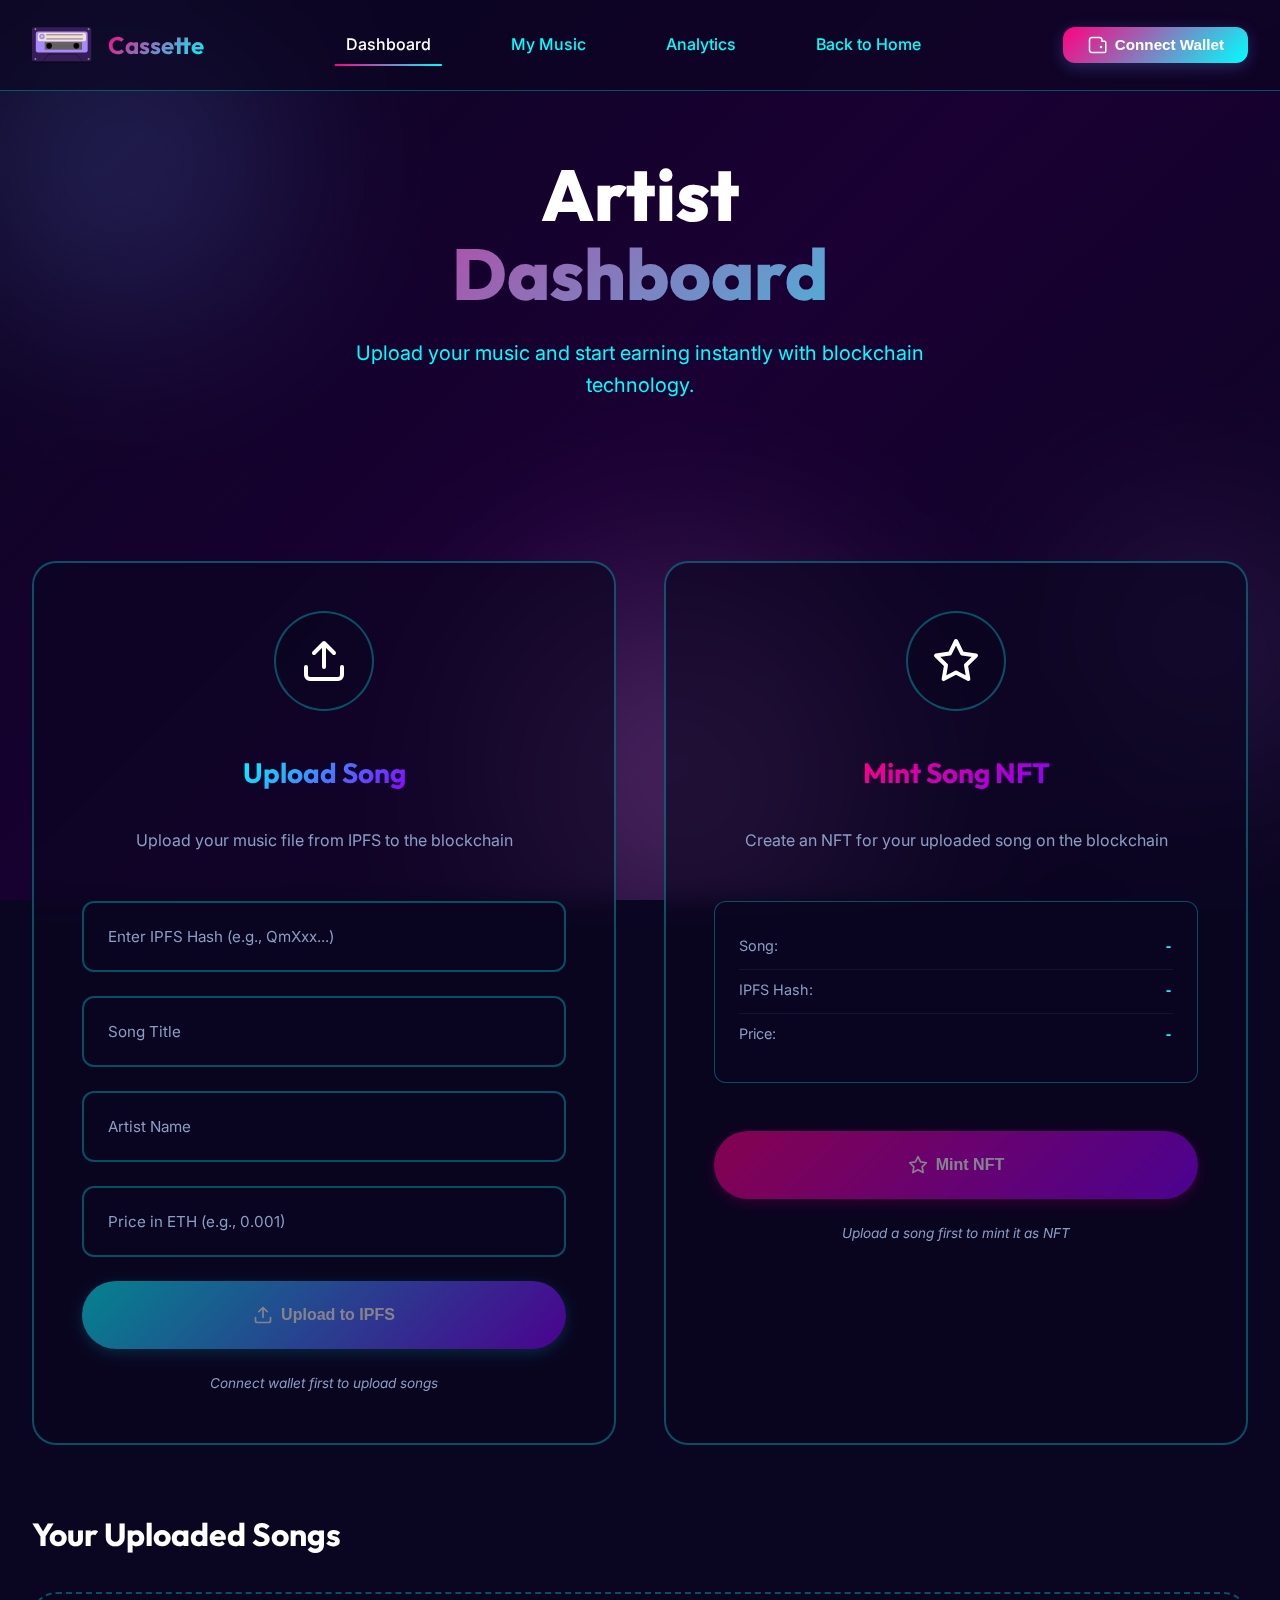
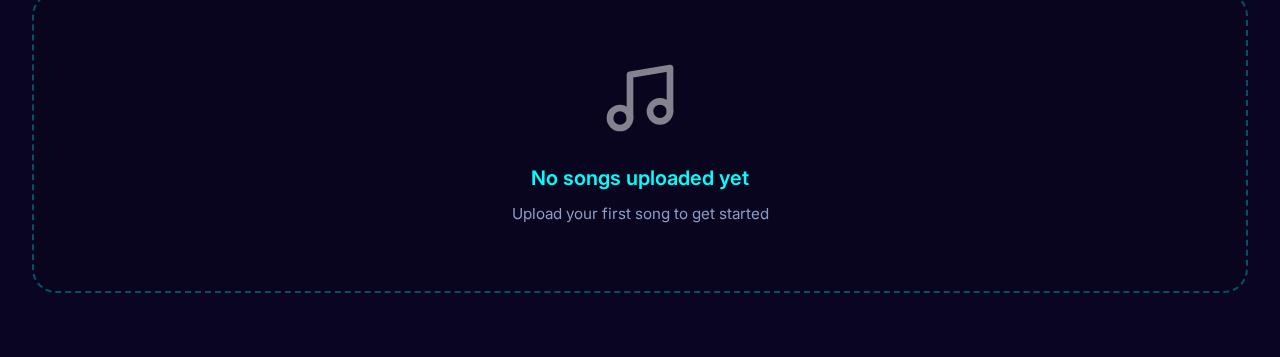
<file: artist.html>
<!DOCTYPE html>
<html lang="en">

<head>
    <meta charset="UTF-8">
    <meta name="viewport" content="width=device-width, initial-scale=1.0">
    <title>Cassette - Artist Dashboard</title>
    <meta name="description" content="Upload your music and get paid instantly for every stream.">
    <link rel="preconnect" href="https://fonts.googleapis.com">
    <link rel="preconnect" href="https://fonts.gstatic.com" crossorigin>
    <link
        href="https://fonts.googleapis.com/css2?family=Inter:wght@300;400;500;600;700;800&family=Outfit:wght@400;500;600;700;800&display=swap"
        rel="stylesheet">
    <link rel="stylesheet" href="styles.css">
    <link rel="stylesheet" href="artist-styles.css">
</head>

<body>
    <!-- Animated Background -->
    <div class="background-animation">
        <div class="gradient-orb orb-1"></div>
        <div class="gradient-orb orb-2"></div>
        <div class="gradient-orb orb-3"></div>
    </div>

    <!-- Navigation Header -->
    <header class="header">
        <div class="container">
            <div class="nav-wrapper">
                <div class="logo" onclick="window.location.href='landing.html'" style="cursor: pointer;">
                    <svg width="60" height="36" viewBox="0 0 331 196" fill="none" xmlns="http://www.w3.org/2000/svg"
                        xmlns:xlink="http://www.w3.org/1999/xlink">
                        <g filter="url(#filter0_d_28_57)">
                            <rect width="327" height="188" rx="12" fill="#361D58" />
                        </g>
                        <circle cx="19" cy="10" r="5" fill="#9C9595" />
                        <circle cx="312" cy="10" r="5" fill="#9C9595" />
                        <circle cx="19" cy="175" r="5" fill="#9C9595" />
                        <circle cx="312" cy="175" r="5" fill="#9C9595" />
                        <rect x="21" y="24" width="286" height="115" rx="12" fill="#A78BFA" />
                        <rect x="32" y="31" width="266" height="47" rx="12" fill="#F0E1D1" />
                        <line x1="79" y1="41.5" x2="280" y2="41.5" stroke="#361D58" stroke-width="3" />
                        <line x1="79" y1="64.5" x2="280" y2="64.5" stroke="#361D58" stroke-width="3" />
                        <rect x="40" y="36" width="30" height="30" rx="12" fill="#A78BFA" />
                        <path
                            d="M54.9141 44.041L50.207 57H48.2832L53.7031 42.7812H54.9434L54.9141 44.041ZM58.8594 57L54.1426 44.041L54.1133 42.7812H55.3535L60.793 57H58.8594ZM58.6152 51.7363V53.2793H50.627V51.7363H58.6152Z"
                            fill="white" />
                        <rect x="70" y="82" width="206" height="42" fill="#646060" />
                        <line x1="61.2151" y1="187.38" x2="91.5777" y2="148.921" stroke="black" stroke-width="2" />
                        <path d="M90.3705 149.02L168.157 148.06L245.944 149.05" stroke="black" stroke-width="2" />
                        <line x1="245.785" y1="148.38" x2="276.724" y2="187.57" stroke="black" stroke-width="2" />
                        <circle cx="244.5" cy="102.5" r="17" fill="black" stroke="#C3B1B1" />
                        <circle cx="94.5" cy="102.5" r="17" fill="black" stroke="#C3B1B1" />
                        <defs>
                            <filter id="filter0_d_28_57" x="0" y="0" width="331" height="196"
                                filterUnits="userSpaceOnUse" color-interpolation-filters="sRGB">
                                <feFlood flood-opacity="0" result="BackgroundImageFix" />
                                <feColorMatrix in="SourceAlpha" type="matrix"
                                    values="0 0 0 0 0 0 0 0 0 0 0 0 0 0 0 0 0 0 127 0" result="hardAlpha" />
                                <feOffset dx="4" dy="8" />
                                <feComposite in2="hardAlpha" operator="out" />
                                <feColorMatrix type="matrix" values="0 0 0 0 0 0 0 0 0 0 0 0 0 0 0 0 0 0 0.25 0" />
                                <feBlend mode="normal" in2="BackgroundImageFix" result="effect1_dropShadow_28_57" />
                                <feBlend mode="normal" in="SourceGraphic" in2="effect1_dropShadow_28_57"
                                    result="shape" />
                            </filter>
                        </defs>
                    </svg>
                    <span class="logo-text">Cassette</span>
                </div>

                <nav class="nav-menu">
                    <a href="#" class="nav-link active">Dashboard</a>
                    <a href="#" class="nav-link">My Music</a>
                    <a href="#" class="nav-link">Analytics</a>
                    <a href="landing.html" class="nav-link">Back to Home</a>
                </nav>

                <div class="wallet-section">
                    <div id="walletInfo" class="wallet-info hidden">
                        <div class="balance-display">
                            <span class="balance-label">Balance:</span>
                            <span id="userBalance" class="balance-amount">0.0000</span>
                            <span class="balance-currency">ETH</span>
                        </div>
                        <div class="wallet-address" id="walletAddress">0x0000...0000</div>
                    </div>
                    <button id="connectWalletBtn" class="btn-primary">
                        <svg width="20" height="20" viewBox="0 0 20 20" fill="none" xmlns="http://www.w3.org/2000/svg">
                            <path
                                d="M17.5 6.25H15V5C15 3.61929 13.8807 2.5 12.5 2.5H5C3.61929 2.5 2.5 3.61929 2.5 5V15C2.5 16.3807 3.61929 17.5 5 17.5H17.5C18.1904 17.5 18.75 16.9404 18.75 16.25V7.5C18.75 6.80964 18.1904 6.25 17.5 6.25Z"
                                stroke="currentColor" stroke-width="1.5" />
                            <circle cx="14" cy="11.875" r="1.25" fill="currentColor" />
                        </svg>
                        <span id="connectWalletText">Connect Wallet</span>
                    </button>
                </div>
            </div>
        </div>
    </header>

    <!-- Main Content -->
    <main class="main-content">
        <div class="container">
            <!-- Hero Section -->
            <section class="hero-section">
                <h1 class="hero-title">
                    Artist
                    <span class="gradient-text">Dashboard</span>
                </h1>
                <p class="hero-subtitle">
                    Upload your music and start earning instantly with blockchain technology.
                </p>
            </section>

            <!-- Artist Actions Section -->
            <section class="artist-actions">
                <!-- Upload Song Card -->
                <div class="action-card">
                    <div class="action-icon">
                        <svg width="48" height="48" viewBox="0 0 24 24" fill="none">
                            <path d="M21 15v4a2 2 0 01-2 2H5a2 2 0 01-2-2v-4M17 8l-5-5-5 5M12 3v12"
                                stroke="currentColor" stroke-width="2" stroke-linecap="round" stroke-linejoin="round" />
                        </svg>
                    </div>
                    <h3 class="action-title">Upload Song</h3>
                    <p class="action-description">Upload your music file from IPFS to the blockchain</p>
                    <input type="text" id="ipfsHash" class="ipfs-input" placeholder="Enter IPFS Hash (e.g., QmXxx...)">
                    <input type="text" id="songTitle" class="ipfs-input" placeholder="Song Title">
                    <input type="text" id="artistName" class="ipfs-input" placeholder="Artist Name">
                    <input type="text" id="songPrice" class="ipfs-input" placeholder="Price in ETH (e.g., 0.001)">
                    <button id="uploadSongBtn" class="action-btn upload-btn" disabled>
                        <svg width="20" height="20" viewBox="0 0 24 24" fill="none">
                            <path d="M21 15v4a2 2 0 01-2 2H5a2 2 0 01-2-2v-4M17 8l-5-5-5 5M12 3v12"
                                stroke="currentColor" stroke-width="2" stroke-linecap="round" stroke-linejoin="round" />
                        </svg>
                        <span>Upload to IPFS</span>
                    </button>
                    <p class="action-hint">Connect wallet first to upload songs</p>
                </div>

                <!-- Mint Song Card -->
                <div class="action-card">
                    <div class="action-icon mint-icon">
                        <svg width="48" height="48" viewBox="0 0 24 24" fill="none">
                            <path
                                d="M12 2L15.09 8.26L22 9.27L17 14.14L18.18 21.02L12 17.77L5.82 21.02L7 14.14L2 9.27L8.91 8.26L12 2Z"
                                stroke="currentColor" stroke-width="2" stroke-linecap="round" stroke-linejoin="round" />
                        </svg>
                    </div>
                    <h3 class="action-title mint-title">Mint Song NFT</h3>
                    <p class="action-description">Create an NFT for your uploaded song on the blockchain</p>
                    <div class="mint-info">
                        <div class="info-row">
                            <span class="info-label">Song:</span>
                            <span id="mintSongName" class="info-value">-</span>
                        </div>
                        <div class="info-row">
                            <span class="info-label">IPFS Hash:</span>
                            <span id="mintIpfsHash" class="info-value">-</span>
                        </div>
                        <div class="info-row">
                            <span class="info-label">Price:</span>
                            <span id="mintPrice" class="info-value">-</span>
                        </div>
                    </div>
                    <button id="mintSongBtn" class="action-btn mint-btn" disabled>
                        <svg width="20" height="20" viewBox="0 0 24 24" fill="none">
                            <path
                                d="M12 2L15.09 8.26L22 9.27L17 14.14L18.18 21.02L12 17.77L5.82 21.02L7 14.14L2 9.27L8.91 8.26L12 2Z"
                                stroke="currentColor" stroke-width="2" stroke-linecap="round" stroke-linejoin="round" />
                        </svg>
                        <span>Mint NFT</span>
                    </button>
                    <p class="action-hint">Upload a song first to mint it as NFT</p>
                </div>
            </section>

            <!-- Uploaded Songs Section -->
            <section class="uploaded-songs-section">
                <h2 class="section-title">Your Uploaded Songs</h2>
                <div id="uploadedSongsGrid" class="uploaded-songs-grid">
                    <div class="empty-state">
                        <svg width="80" height="80" viewBox="0 0 24 24" fill="none">
                            <path d="M9 18V5l12-2v13" stroke="currentColor" stroke-width="2" stroke-linecap="round"
                                stroke-linejoin="round" />
                            <circle cx="6" cy="18" r="3" stroke="currentColor" stroke-width="2" />
                            <circle cx="18" cy="16" r="3" stroke="currentColor" stroke-width="2" />
                        </svg>
                        <p>No songs uploaded yet</p>
                        <span>Upload your first song to get started</span>
                    </div>
                </div>
            </section>
        </div>
    </main>

    <!-- Success Modal -->
    <div id="successModal" class="modal hidden">
        <div class="modal-overlay"></div>
        <div class="modal-content">
            <div class="modal-icon success">
                <svg width="60" height="60" viewBox="0 0 60 60">
                    <circle cx="30" cy="30" r="25" stroke="#10b981" stroke-width="4" fill="none" />
                    <path d="M20 30L26 36L40 22" stroke="#10b981" stroke-width="4" fill="none" stroke-linecap="round"
                        stroke-linejoin="round" />
                </svg>
            </div>
            <h3 class="modal-title" id="successTitle">Success!</h3>
            <p class="modal-message" id="successMessage">Operation completed successfully</p>
            <button class="btn-primary" onclick="closeSuccessModal()">Continue</button>
        </div>
    </div>

    <!-- Error Modal -->
    <div id="errorModal" class="modal hidden">
        <div class="modal-overlay"></div>
        <div class="modal-content">
            <div class="modal-icon error">
                <svg width="60" height="60" viewBox="0 0 60 60">
                    <circle cx="30" cy="30" r="25" stroke="#ef4444" stroke-width="4" fill="none" />
                    <path d="M22 22L38 38M38 22L22 38" stroke="#ef4444" stroke-width="4" stroke-linecap="round" />
                </svg>
            </div>
            <h3 class="modal-title">Error</h3>
            <p id="errorMessage" class="modal-message">Something went wrong. Please try again.</p>
            <button class="btn-primary" onclick="closeErrorModal()">Close</button>
        </div>
    </div>

    <!-- Core Ethereum Library -->
    <script src="https://cdn.ethers.io/lib/ethers-5.7.2.umd.min.js"></script>
    <script type="module" src="artist-app.js"></script>
</body>

</html>
</file>
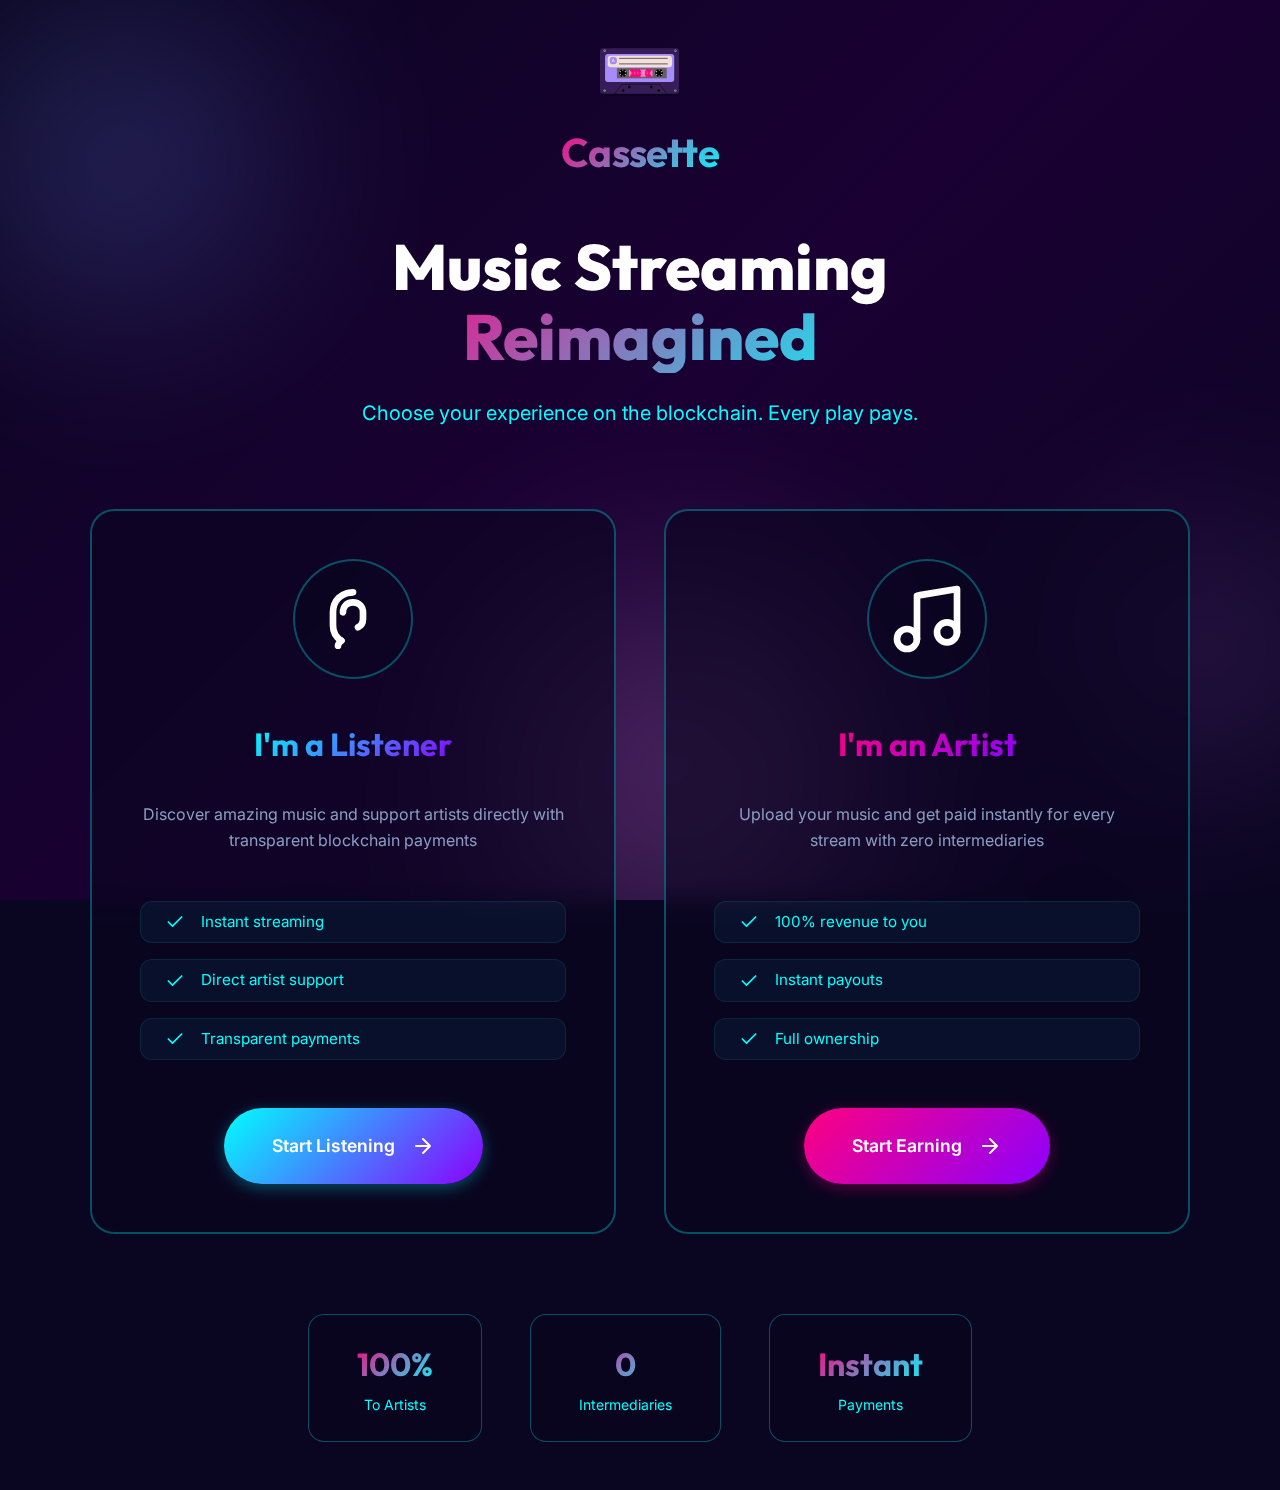
<file: landing.html>
<!DOCTYPE html>
<html lang="en">

<head>
    <meta charset="UTF-8">
    <meta name="viewport" content="width=device-width, initial-scale=1.0">
    <title>Cassette - Choose Your Experience</title>
    <meta name="description"
        content="Experience music streaming on the blockchain. Artists get paid instantly, transparently, with zero intermediaries.">
    <link rel="preconnect" href="https://fonts.googleapis.com">
    <link rel="preconnect" href="https://fonts.gstatic.com" crossorigin>
    <link
        href="https://fonts.googleapis.com/css2?family=Inter:wght@300;400;500;600;700;800&family=Outfit:wght@400;500;600;700;800&display=swap"
        rel="stylesheet">
    <link rel="stylesheet" href="landing-styles.css">
</head>

<body>
    <!-- Animated Background -->
    <div class="background-animation">
        <div class="gradient-orb orb-1"></div>
        <div class="gradient-orb orb-2"></div>
        <div class="gradient-orb orb-3"></div>
    </div>

    <!-- Main Content -->
    <main class="landing-container">
        <!-- Logo Section -->
        <div class="logo-section">
            <svg width="80" height="48" viewBox="0 0 331 196" fill="none" xmlns="http://www.w3.org/2000/svg"
                xmlns:xlink="http://www.w3.org/1999/xlink">
                <g filter="url(#filter0_d_28_57)">
                    <rect width="327" height="188" rx="12" fill="#361D58" />
                </g>
                <circle cx="19" cy="10" r="5" fill="#9C9595" />
                <circle cx="312" cy="10" r="5" fill="#9C9595" />
                <circle cx="19" cy="175" r="5" fill="#9C9595" />
                <circle cx="312" cy="175" r="5" fill="#9C9595" />
                <rect x="21" y="24" width="286" height="115" rx="12" fill="#A78BFA" />
                <rect x="32" y="31" width="266" height="47" rx="12" fill="#F0E1D1" />
                <line x1="79" y1="41.5" x2="280" y2="41.5" stroke="#361D58" stroke-width="3" />
                <line x1="79" y1="64.5" x2="280" y2="64.5" stroke="#361D58" stroke-width="3" />
                <rect x="40" y="36" width="30" height="30" rx="12" fill="#A78BFA" />
                <path
                    d="M54.9141 44.041L50.207 57H48.2832L53.7031 42.7812H54.9434L54.9141 44.041ZM58.8594 57L54.1426 44.041L54.1133 42.7812H55.3535L60.793 57H58.8594ZM58.6152 51.7363V53.2793H50.627V51.7363H58.6152Z"
                    fill="white" />
                <rect x="70" y="82" width="206" height="42" fill="#646060" />
                <line x1="61.2151" y1="187.38" x2="91.5777" y2="148.921" stroke="black" stroke-width="2" />
                <path d="M90.3705 149.02L168.157 148.06L245.944 149.05" stroke="black" stroke-width="2" />
                <line x1="245.785" y1="148.38" x2="276.724" y2="187.57" stroke="black" stroke-width="2" />
                <circle cx="244.5" cy="102.5" r="17" fill="black" stroke="#C3B1B1" />
                <circle cx="94.5" cy="102.5" r="17" fill="black" stroke="#C3B1B1" />
                <g id="Repeat group 1_inner" data-figma-trr="r6u4-0f">
                    <rect x="242.772" y="87.1114" width="3.72556" height="6.20926" fill="#C3B1B1" />
                </g>
                <use xlink:href="#Repeat%20group%201_inner" transform="translate(211.201 -160.542) rotate(60)" />
                <use xlink:href="#Repeat%20group%201_inner" transform="translate(455.836 -57.9079) rotate(120)" />
                <use xlink:href="#Repeat%20group%201_inner" transform="translate(489.269 205.269) rotate(-180)" />
                <use xlink:href="#Repeat%20group%201_inner" transform="translate(278.068 365.811) rotate(-120)" />
                <use xlink:href="#Repeat%20group%201_inner" transform="translate(33.4332 263.177) rotate(-60)" />
                <g id="Repeat group 2_inner" data-figma-trr="r6u4-0f">
                    <rect x="92.7717" y="87.1114" width="3.72556" height="6.20926" fill="#C3B1B1" />
                </g>
                <use xlink:href="#Repeat%20group%202_inner" transform="translate(136.201 -30.6386) rotate(60)" />
                <use xlink:href="#Repeat%20group%202_inner" transform="translate(230.836 71.9959) rotate(120)" />
                <use xlink:href="#Repeat%20group%202_inner" transform="translate(189.269 205.269) rotate(-180)" />
                <use xlink:href="#Repeat%20group%202_inner" transform="translate(53.0677 235.908) rotate(-120)" />
                <use xlink:href="#Repeat%20group%202_inner" transform="translate(-41.5668 133.273) rotate(-60)" />
                <rect x="120" y="88" width="97" height="30" fill="#FF0080" />
                <line x1="120" y1="102.75" x2="217" y2="102.75" stroke="white" stroke-width="0.5" />
                <path
                    d="M166 88C175.763 88 181.237 88 191 88C183.513 100.801 182.967 107.449 191 118H166C174.067 106.285 173.752 99.7153 166 88Z"
                    fill="white" fill-opacity="0.5" />
                <circle cx="96" cy="175" r="5" fill="black" />
                <circle cx="243" cy="175" r="5" fill="black" />
                <line x1="129.5" y1="96" x2="129.5" y2="109" stroke="white" />
                <line x1="208.5" y1="96" x2="208.5" y2="109" stroke="white" />
                <line x1="195.5" y1="96" x2="195.5" y2="109" stroke="white" />
                <line x1="180.5" y1="96" x2="180.5" y2="109" stroke="white" />
                <line x1="169.5" y1="96" x2="169.5" y2="109" stroke="white" />
                <line x1="156.5" y1="96" x2="156.5" y2="109" stroke="white" />
                <line x1="143.5" y1="96" x2="143.5" y2="109" stroke="white" />
                <rect x="116" y="155" width="10" height="10" fill="black" />
                <rect x="207" y="155" width="10" height="10" fill="black" />
                <path d="M217 118C212.243 115.157 209 109.507 209 103.001C209 96.4943 212.243 90.8442 217 88.001V118Z"
                    fill="white" fill-opacity="0.5" />
                <path d="M120 88C124.804 91.1239 128 96.6743 128 103.001C128 109.327 124.804 114.876 120 118V88Z"
                    fill="white" fill-opacity="0.5" />
                <path
                    d="M18.4773 12.4034V6.77841H19.4318V12.4034H18.4773ZM16.142 10.0682V9.11364H21.767V10.0682H16.142Z"
                    fill="black" />
                <path
                    d="M18.4773 178.403V172.778H19.4318V178.403H18.4773ZM16.142 176.068V175.114H21.767V176.068H16.142Z"
                    fill="black" />
                <path
                    d="M311.477 178.403V172.778H312.432V178.403H311.477ZM309.142 176.068V175.114H314.767V176.068H309.142Z"
                    fill="black" />
                <path
                    d="M311.477 13.4034V7.77841H312.432V13.4034H311.477ZM309.142 11.0682V10.1136H314.767V11.0682H309.142Z"
                    fill="black" />
                <defs>
                    <filter id="filter0_d_28_57" x="0" y="0" width="331" height="196" filterUnits="userSpaceOnUse"
                        color-interpolation-filters="sRGB">
                        <feFlood flood-opacity="0" result="BackgroundImageFix" />
                        <feColorMatrix in="SourceAlpha" type="matrix" values="0 0 0 0 0 0 0 0 0 0 0 0 0 0 0 0 0 0 127 0"
                            result="hardAlpha" />
                        <feOffset dx="4" dy="8" />
                        <feComposite in2="hardAlpha" operator="out" />
                        <feColorMatrix type="matrix" values="0 0 0 0 0 0 0 0 0 0 0 0 0 0 0 0 0 0 0.25 0" />
                        <feBlend mode="normal" in2="BackgroundImageFix" result="effect1_dropShadow_28_57" />
                        <feBlend mode="normal" in="SourceGraphic" in2="effect1_dropShadow_28_57" result="shape" />
                    </filter>
                </defs>
            </svg>
            <h1 class="logo-text">Cassette</h1>
        </div>

        <!-- Hero Text -->
        <div class="hero-content">
            <h2 class="hero-title">
                Music Streaming
                <span class="gradient-text">Reimagined</span>
            </h2>
            <p class="hero-subtitle">
                Choose your experience on the blockchain. Every play pays.
            </p>
        </div>

        <!-- Choice Buttons -->
        <div class="choice-container">
            <a href="index.html" class="choice-card listener-card">
                <div class="choice-icon">
                    <svg width="80" height="80" viewBox="0 0 24 24" fill="none">
                        <!-- Outer ear shape -->
                        <path d="M12 4C8.5 4 6 6.5 6 10v4c0 2 1 3.5 2.5 4.5" stroke="currentColor" stroke-width="2"
                            stroke-linecap="round" stroke-linejoin="round" />
                        <!-- Inner ear canal -->
                        <path d="M9 10c0-1.5 1-3 3-3s3 1.5 3 3v2c0 1-0.5 2-1.5 2.5" stroke="currentColor"
                            stroke-width="2" stroke-linecap="round" stroke-linejoin="round" />
                        <!-- Ear lobe -->
                        <path d="M8.5 18.5c-0.5 0.5-1 1-1 1.5" stroke="currentColor" stroke-width="2"
                            stroke-linecap="round" />
                    </svg>
                </div>
                <h3 class="choice-title">I'm a Listener</h3>
                <p class="choice-description">
                    Discover amazing music and support artists directly with transparent blockchain payments
                </p>
                <div class="choice-features">
                    <div class="feature-item">
                        <svg width="20" height="20" viewBox="0 0 24 24" fill="none">
                            <path d="M20 6L9 17l-5-5" stroke="currentColor" stroke-width="2" stroke-linecap="round"
                                stroke-linejoin="round" />
                        </svg>
                        <span>Instant streaming</span>
                    </div>
                    <div class="feature-item">
                        <svg width="20" height="20" viewBox="0 0 24 24" fill="none">
                            <path d="M20 6L9 17l-5-5" stroke="currentColor" stroke-width="2" stroke-linecap="round"
                                stroke-linejoin="round" />
                        </svg>
                        <span>Direct artist support</span>
                    </div>
                    <div class="feature-item">
                        <svg width="20" height="20" viewBox="0 0 24 24" fill="none">
                            <path d="M20 6L9 17l-5-5" stroke="currentColor" stroke-width="2" stroke-linecap="round"
                                stroke-linejoin="round" />
                        </svg>
                        <span>Transparent payments</span>
                    </div>
                </div>
                <div class="choice-cta">
                    <span>Start Listening</span>
                    <svg width="24" height="24" viewBox="0 0 24 24" fill="none">
                        <path d="M5 12h14M12 5l7 7-7 7" stroke="currentColor" stroke-width="2" stroke-linecap="round"
                            stroke-linejoin="round" />
                    </svg>
                </div>
            </a>

            <a href="artist.html" class="choice-card artist-card">
                <div class="choice-icon">
                    <svg width="80" height="80" viewBox="0 0 24 24" fill="none">
                        <path d="M9 18V5l12-2v13" stroke="currentColor" stroke-width="2" stroke-linecap="round"
                            stroke-linejoin="round" />
                        <circle cx="6" cy="18" r="3" stroke="currentColor" stroke-width="2" />
                        <circle cx="18" cy="16" r="3" stroke="currentColor" stroke-width="2" />
                    </svg>
                </div>
                <h3 class="choice-title">I'm an Artist</h3>
                <p class="choice-description">
                    Upload your music and get paid instantly for every stream with zero intermediaries
                </p>
                <div class="choice-features">
                    <div class="feature-item">
                        <svg width="20" height="20" viewBox="0 0 24 24" fill="none">
                            <path d="M20 6L9 17l-5-5" stroke="currentColor" stroke-width="2" stroke-linecap="round"
                                stroke-linejoin="round" />
                        </svg>
                        <span>100% revenue to you</span>
                    </div>
                    <div class="feature-item">
                        <svg width="20" height="20" viewBox="0 0 24 24" fill="none">
                            <path d="M20 6L9 17l-5-5" stroke="currentColor" stroke-width="2" stroke-linecap="round"
                                stroke-linejoin="round" />
                        </svg>
                        <span>Instant payouts</span>
                    </div>
                    <div class="feature-item">
                        <svg width="20" height="20" viewBox="0 0 24 24" fill="none">
                            <path d="M20 6L9 17l-5-5" stroke="currentColor" stroke-width="2" stroke-linecap="round"
                                stroke-linejoin="round" />
                        </svg>
                        <span>Full ownership</span>
                    </div>
                </div>
                <div class="choice-cta">
                    <span>Start Earning</span>
                    <svg width="24" height="24" viewBox="0 0 24 24" fill="none">
                        <path d="M5 12h14M12 5l7 7-7 7" stroke="currentColor" stroke-width="2" stroke-linecap="round"
                            stroke-linejoin="round" />
                    </svg>
                </div>
            </a>
        </div>

        <!-- Stats Section -->
        <div class="stats-section">
            <div class="stat-item">
                <div class="stat-value">100%</div>
                <div class="stat-label">To Artists</div>
            </div>
            <div class="stat-item">
                <div class="stat-value">0</div>
                <div class="stat-label">Intermediaries</div>
            </div>
            <div class="stat-item">
                <div class="stat-value">Instant</div>
                <div class="stat-label">Payments</div>
            </div>
        </div>
    </main>
</body>

</html>
</file>
<file: styles.css>
﻿/* ===================================
   DESIGN SYSTEM & CSS VARIABLES
   =================================== */
:root {
    /* Neon Synthwave Color Palette */
    --primary-gradient: linear-gradient(135deg, #ff0080 0%, #00ffff 100%);
    --secondary-gradient: linear-gradient(135deg, #8b00ff 0%, #00ffff 100%);
    --success-gradient: linear-gradient(135deg, #00ffff 0%, #00f2fe 100%);
    --dark-gradient: linear-gradient(135deg, #0a0520 0%, #1a0033 50%, #0a0520 100%);

    --primary-color: #00ffff;
    /* Neon Cyan */
    --primary-dark: #00cccc;
    --secondary-color: #ff0080;
    /* Hot Pink/Magenta */
    --accent-color: #8b00ff;
    /* Purple Accent */

    --bg-primary: #0a0520;
    /* Deep Navy Purple */
    --bg-secondary: #1a0033;
    /* Dark Purple */
    --bg-tertiary: #0f0828;
    --bg-card: rgba(26, 0, 51, 0.6);

    --text-primary: #ffffff;
    --text-secondary: #00ffff;
    /* Cyan */
    --text-muted: #8b9dc3;

    --success-color: #00ffff;
    /* Cyan for success */
    --error-color: #ff0080;
    /* Magenta for errors */
    --warning-color: #8b00ff;
    /* Purple for warnings */

    /* Glassmorphism with Neon */
    --glass-bg: rgba(10, 5, 32, 0.6);
    --glass-border: rgba(0, 255, 255, 0.3);
    --glass-shadow: 0 8px 32px 0 rgba(0, 255, 255, 0.2);
    --glass-blur: blur(12px);

    /* Spacing */
    --spacing-xs: 0.5rem;
    --spacing-sm: 1rem;
    --spacing-md: 1.5rem;
    --spacing-lg: 2rem;
    --spacing-xl: 3rem;
    --spacing-2xl: 4rem;

    /* Border Radius */
    --radius-sm: 8px;
    --radius-md: 12px;
    --radius-lg: 16px;
    --radius-xl: 24px;
    --radius-full: 9999px;

    /* Neon Shadows */
    --shadow-sm: 0 2px 8px rgba(0, 255, 255, 0.1);
    --shadow-md: 0 4px 16px rgba(0, 255, 255, 0.2);
    --shadow-lg: 0 8px 32px rgba(0, 255, 255, 0.3);
    --shadow-xl: 0 16px 48px rgba(0, 255, 255, 0.4);

    /* Transitions */
    --transition-fast: 150ms ease;
    --transition-base: 250ms ease;
    --transition-slow: 400ms ease;

    /* Typography */
    --font-primary: 'Inter', -apple-system, BlinkMacSystemFont, sans-serif;
    --font-display: 'Outfit', -apple-system, BlinkMacSystemFont, sans-serif;
}

/* ===================================
   RESET & BASE STYLES
   =================================== */
* {
    margin: 0;
    padding: 0;
    box-sizing: border-box;
}

html {
    scroll-behavior: smooth;
}

body {
    font-family: var(--font-primary);
    background: var(--bg-primary);
    color: var(--text-primary);
    line-height: 1.6;
    overflow-x: hidden;
    min-height: 100vh;
}

/* ===================================
   ANIMATED BACKGROUND
   =================================== */
.background-animation {
    position: fixed;
    top: 0;
    left: 0;
    width: 100%;
    height: 100%;
    z-index: -1;
    overflow: hidden;
    background: var(--dark-gradient);
}

.gradient-orb {
    position: absolute;
    border-radius: 50%;
    filter: blur(80px);
    opacity: 0.3;
    animation: float 20s ease-in-out infinite;
}

.orb-1 {
    width: 500px;
    height: 500px;
    background: radial-gradient(circle, #667eea 0%, transparent 70%);
    top: -10%;
    left: -10%;
    animation-delay: 0s;
}

.orb-2 {
    width: 400px;
    height: 400px;
    background: radial-gradient(circle, #764ba2 0%, transparent 70%);
    top: 50%;
    right: -10%;
    animation-delay: 7s;
}

.orb-3 {
    width: 600px;
    height: 600px;
    background: radial-gradient(circle, #f093fb 0%, transparent 70%);
    bottom: -20%;
    left: 30%;
    animation-delay: 14s;
}

@keyframes float {

    0%,
    100% {
        transform: translate(0, 0) scale(1);
    }

    33% {
        transform: translate(100px, -100px) scale(1.1);
    }

    66% {
        transform: translate(-50px, 100px) scale(0.9);
    }
}

/* ===================================
   LAYOUT
   =================================== */
.container {
    max-width: 1400px;
    margin: 0 auto;
    padding: 0 var(--spacing-lg);
}

/* ===================================
   HEADER & NAVIGATION
   =================================== */
.header {
    position: sticky;
    top: 0;
    z-index: 1000;
    background: var(--glass-bg);
    backdrop-filter: var(--glass-blur);
    -webkit-backdrop-filter: var(--glass-blur);
    border-bottom: 1px solid var(--glass-border);
    padding: var(--spacing-md) 0;
}

.nav-wrapper {
    display: flex;
    align-items: center;
    justify-content: space-between;
    gap: var(--spacing-lg);
}

.logo {
    display: flex;
    align-items: center;
    gap: var(--spacing-sm);
    cursor: pointer;
    transition: transform var(--transition-base);
}

.logo:hover {
    transform: scale(1.05);
}

.logo-text {
    font-family: var(--font-display);
    font-size: 1.5rem;
    font-weight: 700;
    background: var(--primary-gradient);
    -webkit-background-clip: text;
    -webkit-text-fill-color: transparent;
    background-clip: text;
}

.nav-menu {
    display: flex;
    gap: var(--spacing-lg);
}

.nav-link {
    color: var(--text-secondary);
    text-decoration: none;
    font-weight: 500;
    padding: var(--spacing-xs) var(--spacing-md);
    border-radius: var(--radius-full);
    transition: all var(--transition-base);
    position: relative;
}

.nav-link::before {
    content: '';
    position: absolute;
    bottom: 0;
    left: 50%;
    transform: translateX(-50%) scaleX(0);
    width: 80%;
    height: 2px;
    background: var(--primary-gradient);
    transition: transform var(--transition-base);
}

.nav-link:hover,
.nav-link.active {
    color: var(--text-primary);
}

.nav-link:hover::before,
.nav-link.active::before {
    transform: translateX(-50%) scaleX(1);
}

.wallet-section {
    display: flex;
    align-items: center;
    gap: var(--spacing-md);
}

.wallet-info {
    display: flex;
    align-items: center;
    gap: var(--spacing-md);
    padding: var(--spacing-xs) var(--spacing-md);
    background: var(--glass-bg);
    border: 1px solid var(--glass-border);
    border-radius: var(--radius-full);
    backdrop-filter: var(--glass-blur);
}

.balance-display {
    display: flex;
    align-items: center;
    gap: 0.5rem;
    padding-right: var(--spacing-md);
    border-right: 1px solid var(--glass-border);
}

.balance-label {
    color: var(--text-muted);
    font-size: 0.875rem;
}

.balance-amount {
    color: var(--text-primary);
    font-weight: 600;
    font-family: 'Courier New', monospace;
}

.balance-currency {
    color: var(--primary-color);
    font-weight: 600;
    font-size: 0.875rem;
}

.wallet-address {
    color: var(--text-secondary);
    font-family: 'Courier New', monospace;
    font-size: 0.875rem;
}

/* ===================================
   BUTTONS
   =================================== */
.btn-primary {
    display: inline-flex;
    align-items: center;
    gap: var(--spacing-xs);
    padding: 0.75rem 1.5rem;
    background: var(--primary-gradient);
    color: var(--text-primary);
    border: none;
    border-radius: var(--radius-full);
    font-weight: 600;
    font-size: 0.95rem;
    cursor: pointer;
    transition: all var(--transition-base);
    box-shadow: 0 4px 16px rgba(102, 126, 234, 0.3);
    position: relative;
    overflow: hidden;
}

.btn-primary::before {
    content: '';
    position: absolute;
    top: 0;
    left: -100%;
    width: 100%;
    height: 100%;
    background: linear-gradient(90deg, transparent, rgba(255, 255, 255, 0.2), transparent);
    transition: left 0.5s;
}

.btn-primary:hover {
    transform: translateY(-2px);
    box-shadow: 0 6px 24px rgba(102, 126, 234, 0.4);
}

.btn-primary:hover::before {
    left: 100%;
}

.btn-primary:active {
    transform: translateY(0);
}

/* ===================================
   HERO SECTION
   =================================== */
.hero-section {
    text-align: center;
    padding: var(--spacing-2xl) 0;
    margin-bottom: var(--spacing-xl);
}

.hero-title {
    font-family: var(--font-display);
    font-size: clamp(2.5rem, 6vw, 4.5rem);
    font-weight: 800;
    line-height: 1.1;
    margin-bottom: var(--spacing-md);
    animation: fadeInUp 0.8s ease;
}

.gradient-text {
    background: var(--primary-gradient);
    -webkit-background-clip: text;
    -webkit-text-fill-color: transparent;
    background-clip: text;
    display: block;
}

.hero-subtitle {
    font-size: clamp(1rem, 2vw, 1.25rem);
    color: var(--text-secondary);
    max-width: 600px;
    margin: 0 auto var(--spacing-xl);
    animation: fadeInUp 0.8s ease 0.2s backwards;
}

.hero-stats {
    display: flex;
    justify-content: center;
    gap: var(--spacing-lg);
    flex-wrap: wrap;
    animation: fadeInUp 0.8s ease 0.4s backwards;
}

.stat-card {
    background: var(--glass-bg);
    backdrop-filter: var(--glass-blur);
    border: 1px solid var(--glass-border);
    border-radius: var(--radius-lg);
    padding: var(--spacing-md) var(--spacing-lg);
    min-width: 150px;
    transition: all var(--transition-base);
}

.stat-card:hover {
    transform: translateY(-4px);
    border-color: var(--primary-color);
    box-shadow: 0 8px 24px rgba(102, 126, 234, 0.2);
}

.stat-value {
    font-family: var(--font-display);
    font-size: 2rem;
    font-weight: 700;
    background: var(--primary-gradient);
    -webkit-background-clip: text;
    -webkit-text-fill-color: transparent;
    background-clip: text;
}

.stat-label {
    color: var(--text-secondary);
    font-size: 0.875rem;
    margin-top: 0.25rem;
}

/* ===================================
   FILTER SECTION
   =================================== */
.filter-section {
    margin-bottom: var(--spacing-lg);
}

.section-header {
    display: flex;
    justify-content: space-between;
    align-items: center;
    margin-bottom: var(--spacing-lg);
}

.section-title {
    font-family: var(--font-display);
    font-size: 2rem;
    font-weight: 700;
}

.view-toggle {
    display: flex;
    gap: var(--spacing-xs);
    background: var(--glass-bg);
    padding: 0.25rem;
    border-radius: var(--radius-md);
    border: 1px solid var(--glass-border);
}

.view-btn {
    padding: var(--spacing-xs) var(--spacing-sm);
    background: transparent;
    border: none;
    color: var(--text-secondary);
    cursor: pointer;
    border-radius: var(--radius-sm);
    transition: all var(--transition-base);
}

.view-btn:hover {
    color: var(--text-primary);
}

.view-btn.active {
    background: var(--primary-gradient);
    color: var(--text-primary);
}

/* ===================================
   SONGS GRID
   =================================== */
.songs-section {
    margin-bottom: 150px;
}

.songs-grid {
    display: grid;
    grid-template-columns: repeat(auto-fill, minmax(280px, 1fr));
    gap: var(--spacing-lg);
}

.song-card {
    background: var(--glass-bg);
    backdrop-filter: var(--glass-blur);
    border: 1px solid var(--glass-border);
    border-radius: var(--radius-lg);
    overflow: hidden;
    transition: all var(--transition-base);
    cursor: pointer;
    animation: fadeIn 0.5s ease;
}

.song-card:hover {
    transform: translateY(-8px);
    border-color: var(--primary-color);
    box-shadow: 0 12px 32px rgba(102, 126, 234, 0.3);
}

.song-cover-wrapper {
    position: relative;
    aspect-ratio: 1;
    overflow: hidden;
}

.song-cover {
    width: 100%;
    height: 100%;
    object-fit: cover;
    transition: transform var(--transition-slow);
}

.song-card:hover .song-cover {
    transform: scale(1.1);
}

.play-overlay {
    position: absolute;
    top: 0;
    left: 0;
    width: 100%;
    height: 100%;
    background: rgba(0, 0, 0, 0.6);
    display: flex;
    align-items: center;
    justify-content: center;
    opacity: 0;
    transition: opacity var(--transition-base);
}

.song-card:hover .play-overlay {
    opacity: 1;
}

.play-btn {
    width: 64px;
    height: 64px;
    border-radius: 50%;
    background: var(--primary-gradient);
    border: none;
    color: white;
    cursor: pointer;
    display: flex;
    align-items: center;
    justify-content: center;
    transition: all var(--transition-base);
    box-shadow: 0 4px 16px rgba(102, 126, 234, 0.5);
}

.play-btn:hover {
    transform: scale(1.1);
    box-shadow: 0 6px 24px rgba(102, 126, 234, 0.7);
}

.play-btn:active {
    transform: scale(0.95);
}

.song-info {
    padding: var(--spacing-md);
}

.song-title {
    font-weight: 600;
    font-size: 1.1rem;
    margin-bottom: 0.25rem;
    color: var(--text-primary);
    white-space: nowrap;
    overflow: hidden;
    text-overflow: ellipsis;
}

.song-artist {
    color: var(--text-secondary);
    font-size: 0.9rem;
    margin-bottom: var(--spacing-sm);
    white-space: nowrap;
    overflow: hidden;
    text-overflow: ellipsis;
}

.song-footer {
    display: flex;
    justify-content: space-between;
    align-items: center;
    padding-top: var(--spacing-sm);
    border-top: 1px solid var(--glass-border);
}

.song-price {
    display: flex;
    align-items: center;
    gap: 0.5rem;
}

.price-value {
    font-weight: 700;
    color: var(--primary-color);
    font-size: 1.1rem;
}

.price-currency {
    color: var(--text-muted);
    font-size: 0.875rem;
}

.play-count {
    display: flex;
    align-items: center;
    gap: 0.5rem;
    color: var(--text-muted);
    font-size: 0.875rem;
}

/* ===================================
   AUDIO PLAYER
   =================================== */
.audio-player {
    position: fixed;
    bottom: 0;
    left: 0;
    width: 100%;
    background: var(--glass-bg);
    backdrop-filter: var(--glass-blur);
    -webkit-backdrop-filter: var(--glass-blur);
    border-top: 1px solid var(--glass-border);
    padding: var(--spacing-md) var(--spacing-lg);
    z-index: 1000;
    transform: translateY(100%);
    transition: transform var(--transition-slow);
}

.audio-player:not(.hidden) {
    transform: translateY(0);
}

.player-content {
    max-width: 1400px;
    margin: 0 auto;
    display: grid;
    grid-template-columns: 1fr 2fr 1fr;
    gap: var(--spacing-lg);
    align-items: center;
}

.player-left {
    display: flex;
    align-items: center;
    gap: var(--spacing-md);
}

.player-cover {
    width: 64px;
    height: 64px;
    border-radius: var(--radius-md);
    object-fit: cover;
    box-shadow: var(--shadow-md);
}

.player-info {
    flex: 1;
    min-width: 0;
}

.player-title {
    font-weight: 600;
    font-size: 1rem;
    margin-bottom: 0.25rem;
    white-space: nowrap;
    overflow: hidden;
    text-overflow: ellipsis;
}

.player-artist {
    color: var(--text-secondary);
    font-size: 0.875rem;
    white-space: nowrap;
    overflow: hidden;
    text-overflow: ellipsis;
}

.player-center {
    display: flex;
    flex-direction: column;
    gap: var(--spacing-sm);
}

.player-controls {
    display: flex;
    justify-content: center;
    align-items: center;
    gap: var(--spacing-md);
}

.control-btn {
    background: transparent;
    border: none;
    color: var(--text-secondary);
    cursor: pointer;
    padding: var(--spacing-xs);
    border-radius: 50%;
    transition: all var(--transition-base);
    display: flex;
    align-items: center;
    justify-content: center;
}

.control-btn:hover {
    color: var(--text-primary);
    background: var(--glass-bg);
}

.control-btn-play {
    width: 48px;
    height: 48px;
    background: var(--primary-gradient);
    color: white;
}

.control-btn-play:hover {
    transform: scale(1.1);
    box-shadow: 0 4px 16px rgba(102, 126, 234, 0.4);
}

.player-progress {
    display: flex;
    align-items: center;
    gap: var(--spacing-sm);
}

.time-label {
    font-size: 0.75rem;
    color: var(--text-muted);
    font-family: 'Courier New', monospace;
    min-width: 40px;
}

.progress-bar {
    flex: 1;
    height: 6px;
    background: var(--glass-bg);
    border-radius: var(--radius-full);
    position: relative;
    overflow: hidden;
}

.progress-fill {
    height: 100%;
    background: var(--primary-gradient);
    border-radius: var(--radius-full);
    width: 0%;
    transition: width 0.1s linear;
    pointer-events: none;
}

.progress-slider {
    position: absolute;
    top: 50%;
    left: 0;
    transform: translateY(-50%);
    width: 100%;
    height: 100%;
    opacity: 0;
    cursor: pointer;
}

.player-right {
    display: flex;
    align-items: center;
    justify-content: flex-end;
    gap: var(--spacing-sm);
}

.volume-slider {
    width: 100px;
}

.volume-slider input {
    width: 100%;
    height: 4px;
    background: var(--glass-bg);
    border-radius: var(--radius-full);
    outline: none;
    -webkit-appearance: none;
    appearance: none;
}

.volume-slider input::-webkit-slider-thumb {
    -webkit-appearance: none;
    width: 12px;
    height: 12px;
    background: var(--primary-gradient);
    border-radius: 50%;
    cursor: pointer;
}

.volume-slider input::-moz-range-thumb {
    width: 12px;
    height: 12px;
    background: var(--primary-gradient);
    border-radius: 50%;
    cursor: pointer;
    border: none;
}

/* ===================================
   MODALS
   =================================== */
.modal {
    position: fixed;
    top: 0;
    left: 0;
    width: 100%;
    height: 100%;
    z-index: 2000;
    display: flex;
    align-items: center;
    justify-content: center;
    opacity: 0;
    pointer-events: none;
    transition: opacity var(--transition-base);
}

.modal:not(.hidden) {
    opacity: 1;
    pointer-events: all;
}

.modal-overlay {
    position: absolute;
    top: 0;
    left: 0;
    width: 100%;
    height: 100%;
    background: rgba(0, 0, 0, 0.8);
    backdrop-filter: blur(8px);
}

.modal-content {
    position: relative;
    background: var(--bg-secondary);
    border: 1px solid var(--glass-border);
    border-radius: var(--radius-xl);
    padding: var(--spacing-xl);
    max-width: 400px;
    width: 90%;
    text-align: center;
    box-shadow: var(--shadow-xl);
    animation: modalSlideIn 0.3s ease;
}

@keyframes modalSlideIn {
    from {
        transform: translateY(-20px);
        opacity: 0;
    }

    to {
        transform: translateY(0);
        opacity: 1;
    }
}

.modal-icon {
    width: 80px;
    height: 80px;
    margin: 0 auto var(--spacing-md);
    display: flex;
    align-items: center;
    justify-content: center;
}

.modal-icon.success svg circle:first-child {
    animation: successPulse 0.6s ease;
}

.modal-icon.error svg circle {
    animation: errorShake 0.5s ease;
}

@keyframes successPulse {
    0% {
        transform: scale(0);
        opacity: 0;
    }

    50% {
        transform: scale(1.1);
    }

    100% {
        transform: scale(1);
        opacity: 1;
    }
}

@keyframes errorShake {

    0%,
    100% {
        transform: translateX(0);
    }

    25% {
        transform: translateX(-10px);
    }

    75% {
        transform: translateX(10px);
    }
}

.spinner {
    animation: spin 1s linear infinite;
}

@keyframes spin {
    from {
        transform: rotate(0deg);
    }

    to {
        transform: rotate(360deg);
    }
}

.modal-title {
    font-family: var(--font-display);
    font-size: 1.5rem;
    font-weight: 700;
    margin-bottom: var(--spacing-sm);
}

.modal-message {
    color: var(--text-secondary);
    margin-bottom: var(--spacing-lg);
}

.modal-details {
    background: var(--glass-bg);
    border-radius: var(--radius-md);
    padding: var(--spacing-md);
    margin-bottom: var(--spacing-lg);
}

.detail-row {
    display: flex;
    justify-content: space-between;
    padding: var(--spacing-xs) 0;
}

.detail-row:not(:last-child) {
    border-bottom: 1px solid var(--glass-border);
}

.detail-label {
    color: var(--text-muted);
}

.detail-value {
    color: var(--text-primary);
    font-weight: 600;
}

/* ===================================
   HISTORY MODAL
   =================================== */
.history-modal {
    max-width: 700px;
    width: 95%;
    max-height: 85vh;
    overflow: hidden;
    display: flex;
    flex-direction: column;
}

.modal-header {
    display: flex;
    justify-content: space-between;
    align-items: center;
    margin-bottom: var(--spacing-lg);
    padding-bottom: var(--spacing-md);
    border-bottom: 1px solid var(--glass-border);
}

.close-btn {
    background: transparent;
    border: none;
    color: var(--text-secondary);
    cursor: pointer;
    padding: var(--spacing-xs);
    border-radius: 50%;
    transition: all var(--transition-base);
    display: flex;
    align-items: center;
    justify-content: center;
}

.close-btn:hover {
    background: var(--glass-bg);
    color: var(--text-primary);
}

.history-summary {
    display: grid;
    grid-template-columns: repeat(2, 1fr);
    gap: var(--spacing-md);
    margin-bottom: var(--spacing-lg);
}

.summary-card {
    background: var(--glass-bg);
    border: 1px solid var(--glass-border);
    border-radius: var(--radius-lg);
    padding: var(--spacing-md);
    display: flex;
    align-items: center;
    gap: var(--spacing-md);
    transition: all var(--transition-base);
}

.summary-card:hover {
    transform: translateY(-2px);
    border-color: var(--primary-color);
    box-shadow: 0 4px 16px rgba(102, 126, 234, 0.2);
}

.summary-icon {
    width: 48px;
    height: 48px;
    border-radius: var(--radius-md);
    background: var(--primary-gradient);
    display: flex;
    align-items: center;
    justify-content: center;
    color: white;
    flex-shrink: 0;
}

.summary-info {
    flex: 1;
}

.summary-value {
    font-family: var(--font-display);
    font-size: 1.75rem;
    font-weight: 700;
    color: var(--text-primary);
    line-height: 1;
    margin-bottom: 0.25rem;
}

.summary-label {
    color: var(--text-muted);
    font-size: 0.875rem;
}

.history-list-container {
    flex: 1;
    overflow: hidden;
    display: flex;
    flex-direction: column;
}

.history-list-header {
    display: flex;
    justify-content: space-between;
    align-items: center;
    margin-bottom: var(--spacing-md);
}

.history-list-header h4 {
    font-family: var(--font-display);
    font-size: 1.25rem;
    font-weight: 600;
    color: var(--text-primary);
}

.btn-clear {
    display: inline-flex;
    align-items: center;
    gap: 0.5rem;
    padding: 0.5rem 1rem;
    background: transparent;
    border: 1px solid var(--glass-border);
    border-radius: var(--radius-md);
    color: var(--text-secondary);
    font-size: 0.875rem;
    cursor: pointer;
    transition: all var(--transition-base);
}

.btn-clear:hover {
    background: rgba(239, 68, 68, 0.1);
    border-color: #ef4444;
    color: #ef4444;
}

.history-list {
    flex: 1;
    overflow-y: auto;
    padding-right: var(--spacing-xs);
}

/* Custom scrollbar */
.history-list::-webkit-scrollbar {
    width: 6px;
}

.history-list::-webkit-scrollbar-track {
    background: var(--glass-bg);
    border-radius: var(--radius-full);
}

.history-list::-webkit-scrollbar-thumb {
    background: var(--primary-gradient);
    border-radius: var(--radius-full);
}

.history-item {
    background: var(--glass-bg);
    border: 1px solid var(--glass-border);
    border-radius: var(--radius-md);
    padding: var(--spacing-md);
    margin-bottom: var(--spacing-sm);
    display: flex;
    align-items: center;
    gap: var(--spacing-md);
    transition: all var(--transition-base);
    animation: fadeInUp 0.3s ease;
}

.history-item:hover {
    border-color: var(--primary-color);
    transform: translateX(4px);
}

.history-item-cover {
    width: 48px;
    height: 48px;
    border-radius: var(--radius-sm);
    flex-shrink: 0;
}

.history-item-info {
    flex: 1;
    min-width: 0;
}

.history-item-title {
    font-weight: 600;
    color: var(--text-primary);
    margin-bottom: 0.25rem;
    white-space: nowrap;
    overflow: hidden;
    text-overflow: ellipsis;
}

.history-item-artist {
    color: var(--text-secondary);
    font-size: 0.875rem;
    white-space: nowrap;
    overflow: hidden;
    text-overflow: ellipsis;
}

.history-item-meta {
    display: flex;
    flex-direction: column;
    align-items: flex-end;
    gap: 0.25rem;
    flex-shrink: 0;
}

.history-item-price {
    font-weight: 700;
    color: var(--primary-color);
    font-size: 0.95rem;
}

.history-item-time {
    color: var(--text-muted);
    font-size: 0.75rem;
}

.empty-history {
    display: flex;
    flex-direction: column;
    align-items: center;
    justify-content: center;
    padding: var(--spacing-2xl) var(--spacing-md);
    text-align: center;
    color: var(--text-muted);
}

.empty-history svg {
    margin-bottom: var(--spacing-md);
    opacity: 0.5;
}

.empty-history p {
    font-size: 1.1rem;
    font-weight: 600;
    color: var(--text-secondary);
    margin-bottom: 0.5rem;
}

.empty-history span {
    font-size: 0.875rem;
    color: var(--text-muted);
}

/* ===================================
   FAVORITES
   =================================== */
.favorites-grid {
    display: grid;
    grid-template-columns: repeat(auto-fill, minmax(200px, 1fr));
    gap: var(--spacing-md);
    padding-right: var(--spacing-xs);
    max-height: 400px;
    overflow-y: auto;
}

.favorites-grid::-webkit-scrollbar {
    width: 6px;
}

.favorites-grid::-webkit-scrollbar-track {
    background: var(--glass-bg);
    border-radius: var(--radius-full);
}

.favorites-grid::-webkit-scrollbar-thumb {
    background: var(--primary-gradient);
    border-radius: var(--radius-full);
}

.favorite-card {
    background: var(--glass-bg);
    border: 1px solid var(--glass-border);
    border-radius: var(--radius-md);
    overflow: hidden;
    transition: all var(--transition-base);
    cursor: pointer;
    animation: fadeInUp 0.3s ease;
}

.favorite-card:hover {
    transform: translateY(-4px);
    border-color: var(--primary-color);
    box-shadow: 0 8px 24px rgba(102, 126, 234, 0.3);
}

.favorite-card-cover {
    aspect-ratio: 1;
    position: relative;
}

.favorite-card-info {
    padding: var(--spacing-sm);
}

.favorite-card-title {
    font-weight: 600;
    font-size: 0.95rem;
    color: var(--text-primary);
    margin-bottom: 0.25rem;
    white-space: nowrap;
    overflow: hidden;
    text-overflow: ellipsis;
}

.favorite-card-artist {
    font-size: 0.85rem;
    color: var(--text-secondary);
    white-space: nowrap;
    overflow: hidden;
    text-overflow: ellipsis;
}

.favorite-card-footer {
    display: flex;
    justify-content: space-between;
    align-items: center;
    padding: var(--spacing-xs) var(--spacing-sm);
    border-top: 1px solid var(--glass-border);
}

.favorite-card-price {
    font-weight: 700;
    color: var(--primary-color);
    font-size: 0.9rem;
}

.favorite-remove-btn {
    background: transparent;
    border: none;
    color: #ef4444;
    cursor: pointer;
    padding: 0.25rem;
    border-radius: 50%;
    transition: all var(--transition-base);
    display: flex;
    align-items: center;
    justify-content: center;
}

.favorite-remove-btn:hover {
    background: rgba(239, 68, 68, 0.1);
    transform: scale(1.1);
}

.favorites-summary {
    grid-column: 1 / -1;
}

/* Heart button on song cards */
.favorite-btn {
    position: absolute;
    top: var(--spacing-sm);
    right: var(--spacing-sm);
    width: 36px;
    height: 36px;
    background: rgba(0, 0, 0, 0.6);
    backdrop-filter: blur(8px);
    border: 1px solid rgba(255, 255, 255, 0.1);
    border-radius: 50%;
    display: flex;
    align-items: center;
    justify-content: center;
    cursor: pointer;
    transition: all var(--transition-base);
    z-index: 10;
    opacity: 0;
}

.song-card:hover .favorite-btn {
    opacity: 1;
}

.favorite-btn svg {
    width: 18px;
    height: 18px;
    stroke: white;
    fill: none;
    transition: all var(--transition-base);
}

.favorite-btn.active {
    background: rgba(239, 68, 68, 0.9);
    border-color: #ef4444;
    opacity: 1;
}

.favorite-btn.active svg {
    fill: white;
    stroke: white;
}

.favorite-btn:hover {
    transform: scale(1.1);
    box-shadow: 0 4px 12px rgba(239, 68, 68, 0.4);
}

/* ===================================
   UTILITY CLASSES
   =================================== */
.hidden {
    display: none !important;
}

/* ===================================
   ANIMATIONS
   =================================== */
@keyframes fadeIn {
    from {
        opacity: 0;
    }

    to {
        opacity: 1;
    }
}

@keyframes fadeInUp {
    from {
        opacity: 0;
        transform: translateY(30px);
    }

    to {
        opacity: 1;
        transform: translateY(0);
    }
}

/* ===================================
   RESPONSIVE DESIGN
   =================================== */
@media (max-width: 1024px) {
    .player-content {
        grid-template-columns: 1fr;
        gap: var(--spacing-md);
    }

    .player-right {
        justify-content: center;
    }
}

@media (max-width: 768px) {
    .nav-menu {
        display: none;
    }

    .wallet-info {
        flex-direction: column;
        gap: var(--spacing-xs);
    }

    .balance-display {
        border-right: none;
        border-bottom: 1px solid var(--glass-border);
        padding-right: 0;
        padding-bottom: var(--spacing-xs);
    }

    .hero-stats {
        flex-direction: column;
        align-items: center;
    }

    .songs-grid {
        grid-template-columns: repeat(auto-fill, minmax(200px, 1fr));
        gap: var(--spacing-md);
    }

    .section-header {
        flex-direction: column;
        align-items: flex-start;
        gap: var(--spacing-md);
    }
}

@media (max-width: 480px) {
    .container {
        padding: 0 var(--spacing-md);
    }

    .songs-grid {
        grid-template-columns: 1fr;
    }

    .player-left {
        gap: var(--spacing-sm);
    }

    .player-cover {
        width: 48px;
        height: 48px;
    }
}/* ===================================
   YOUR LIBRARY
   =================================== */

/* Library Tabs */
.library-tabs {
    display: flex;
    gap: 1rem;
    margin-bottom: 2rem;
    border-bottom: 2px solid var(--glass-border);
}

.library-tab {
    padding: 0.75rem 1.5rem;
    background: transparent;
    border: none;
    color: var(--text-muted);
    font-size: 1rem;
    font-weight: 500;
    cursor: pointer;
    transition: var(--transition-base);
    border-bottom: 2px solid transparent;
    margin-bottom: -2px;
}

.library-tab:hover {
    color: var(--text-primary);
}

.library-tab.active {
    color: var(--primary-color);
    border-bottom-color: var(--primary-color);
}

/* Library Views */
.library-view {
    animation: fadeIn 0.3s ease;
}

.library-view.hidden {
    display: none;
}

/* Library Actions */
.library-actions {
    margin-bottom: 2rem;
}

.btn-create-playlist {
    display: flex;
    align-items: center;
    gap: 0.5rem;
    padding: 0.75rem 1.5rem;
    background: var(--primary-gradient);
    border: none;
    border-radius: var(--radius-md);
    color: white;
    font-weight: 600;
    cursor: pointer;
    transition: var(--transition-base);
}

.btn-create-playlist:hover {
    transform: translateY(-2px);
    box-shadow: 0 8px 20px rgba(0, 255, 255, 0.3);
}

/* Create Playlist Form */
.create-playlist-form {
    background: var(--glass-bg);
    border: 1px solid var(--glass-border);
    border-radius: var(--radius-lg);
    padding: 1.5rem;
    margin-bottom: 2rem;
    backdrop-filter: var(--glass-blur);
}

.playlist-input {
    width: 100%;
    padding: 0.75rem 1rem;
    background: rgba(255, 255, 255, 0.05);
    border: 1px solid var(--glass-border);
    border-radius: var(--radius-md);
    color: var(--text-primary);
    font-size: 1rem;
    margin-bottom: 1rem;
    transition: var(--transition-base);
}

.playlist-input:focus {
    outline: none;
    border-color: var(--primary-color);
    box-shadow: 0 0 0 3px rgba(0, 255, 255, 0.1);
}

.form-actions {
    display: flex;
    gap: 1rem;
    justify-content: flex-end;
}

.btn-secondary {
    padding: 0.5rem 1.5rem;
    background: transparent;
    border: 1px solid var(--glass-border);
    border-radius: var(--radius-md);
    color: var(--text-primary);
    cursor: pointer;
    transition: var(--transition-base);
}

.btn-secondary:hover {
    background: rgba(255, 255, 255, 0.05);
    border-color: var(--primary-color);
}

.btn-primary {
    padding: 0.5rem 1.5rem;
    background: var(--primary-gradient);
    border: none;
    border-radius: var(--radius-md);
    color: white;
    font-weight: 600;
    cursor: pointer;
    transition: var(--transition-base);
}

.btn-primary:hover {
    transform: translateY(-2px);
    box-shadow: 0 4px 12px rgba(0, 255, 255, 0.3);
}

/* Playlists Grid */
.playlists-grid {
    display: grid;
    grid-template-columns: repeat(auto-fill, minmax(200px, 1fr));
    gap: 1.5rem;
}

.playlist-card {
    background: var(--glass-bg);
    border: 1px solid var(--glass-border);
    border-radius: var(--radius-lg);
    padding: 1.5rem;
    cursor: pointer;
    transition: var(--transition-base);
    backdrop-filter: var(--glass-blur);
}

.playlist-card:hover {
    transform: translateY(-4px);
    border-color: var(--primary-color);
    box-shadow: 0 8px 24px rgba(0, 255, 255, 0.2);
}

.playlist-card-icon {
    width: 60px;
    height: 60px;
    background: var(--primary-gradient);
    border-radius: var(--radius-md);
    display: flex;
    align-items: center;
    justify-content: center;
    margin-bottom: 1rem;
}

.playlist-card-icon svg {
    width: 32px;
    height: 32px;
    color: white;
}

.playlist-card-name {
    font-size: 1.1rem;
    font-weight: 600;
    color: var(--text-primary);
    margin-bottom: 0.5rem;
}

.playlist-card-count {
    font-size: 0.9rem;
    color: var(--text-muted);
}

.playlist-card-actions {
    display: flex;
    gap: 0.5rem;
    margin-top: 1rem;
}

.btn-playlist-action {
    flex: 1;
    padding: 0.5rem;
    background: rgba(255, 255, 255, 0.05);
    border: 1px solid var(--glass-border);
    border-radius: var(--radius-sm);
    color: var(--text-primary);
    font-size: 0.85rem;
    cursor: pointer;
    transition: var(--transition-base);
}

.btn-playlist-action:hover {
    background: rgba(255, 255, 255, 0.1);
    border-color: var(--primary-color);
}

/* Add to Playlist View */
.add-to-playlist-container {
    max-width: 800px;
    margin: 0 auto;
}

.instruction-text {
    text-align: center;
    color: var(--text-muted);
    margin-bottom: 2rem;
    font-size: 1.1rem;
}

.song-selection,
.playlist-selection {
    margin-bottom: 2rem;
}

.song-selection h4,
.playlist-selection h4 {
    color: var(--primary-color);
    margin-bottom: 1rem;
    font-size: 1.2rem;
}

.song-list-compact,
.playlist-list-compact {
    display: grid;
    gap: 0.75rem;
    max-height: 400px;
    overflow-y: auto;
    padding-right: 0.5rem;
}

.song-item-compact,
.playlist-item-compact {
    display: flex;
    align-items: center;
    justify-content: space-between;
    padding: 1rem;
    background: var(--glass-bg);
    border: 1px solid var(--glass-border);
    border-radius: var(--radius-md);
    cursor: pointer;
    transition: var(--transition-base);
}

.song-item-compact:hover,
.playlist-item-compact:hover {
    border-color: var(--primary-color);
    background: rgba(0, 255, 255, 0.05);
}

.song-item-compact.selected,
.playlist-item-compact.selected {
    border-color: var(--primary-color);
    background: rgba(0, 255, 255, 0.1);
}

.song-item-info {
    display: flex;
    align-items: center;
    gap: 1rem;
}

.song-item-cover {
    width: 48px;
    height: 48px;
    border-radius: var(--radius-sm);
}

.song-item-details h5 {
    color: var(--text-primary);
    margin-bottom: 0.25rem;
}

.song-item-details p {
    color: var(--text-muted);
    font-size: 0.9rem;
}

.song-item-price {
    color: var(--primary-color);
    font-weight: 600;
}

.playlist-item-info {
    display: flex;
    align-items: center;
    gap: 1rem;
}

.playlist-item-icon {
    width: 48px;
    height: 48px;
    background: var(--primary-gradient);
    border-radius: var(--radius-sm);
    display: flex;
    align-items: center;
    justify-content: center;
}

.playlist-item-details h5 {
    color: var(--text-primary);
    margin-bottom: 0.25rem;
}

.playlist-item-details p {
    color: var(--text-muted);
    font-size: 0.9rem;
}

/* Empty State */
.empty-playlists {
    text-align: center;
    padding: 3rem 1rem;
    color: var(--text-muted);
}

.empty-playlists svg {
    margin-bottom: 1rem;
    opacity: 0.5;
}

.empty-playlists p {
    font-size: 1.1rem;
    margin-bottom: 0.5rem;
}

.empty-playlists span {
    font-size: 0.9rem;
}

/* Scrollbar Styling */
.song-list-compact::-webkit-scrollbar,
.playlist-list-compact::-webkit-scrollbar {
    width: 8px;
}

.song-list-compact::-webkit-scrollbar-track,
.playlist-list-compact::-webkit-scrollbar-track {
    background: rgba(255, 255, 255, 0.05);
    border-radius: 4px;
}

.song-list-compact::-webkit-scrollbar-thumb,
.playlist-list-compact::-webkit-scrollbar-thumb {
    background: var(--primary-color);
    border-radius: 4px;
}

.song-list-compact::-webkit-scrollbar-thumb:hover,
.playlist-list-compact::-webkit-scrollbar-thumb:hover {
    background: var(--primary-dark);
}
/* ===================================
   AUTO-PAY TOGGLE
   =================================== */

.auto-pay-toggle {
    display: flex;
    align-items: center;
    gap: 0.75rem;
    margin-right: 1.5rem;
}

.toggle-label {
    font-size: 0.9rem;
    font-weight: 500;
    color: var(--text-primary);
}

.toggle-switch {
    position: relative;
    display: inline-block;
    width: 50px;
    height: 26px;
    cursor: pointer;
}

.toggle-switch input {
    opacity: 0;
    width: 0;
    height: 0;
}

.toggle-slider {
    position: absolute;
    top: 0;
    left: 0;
    right: 0;
    bottom: 0;
    background-color: rgba(255, 255, 255, 0.1);
    border: 1px solid var(--glass-border);
    border-radius: 26px;
    transition: var(--transition-base);
}

.toggle-slider:before {
    position: absolute;
    content: "";
    height: 18px;
    width: 18px;
    left: 4px;
    bottom: 3px;
    background-color: var(--text-muted);
    border-radius: 50%;
    transition: var(--transition-base);
}

.toggle-switch input:checked+.toggle-slider {
    background: var(--primary-gradient);
    border-color: var(--primary-color);
}

.toggle-switch input:checked+.toggle-slider:before {
    transform: translateX(24px);
    background-color: white;
}

.toggle-switch:hover .toggle-slider {
    box-shadow: 0 0 8px rgba(0, 255, 255, 0.3);
}

/* ===================================
   PASSWORD CONFIRMATION MODAL
   =================================== */

.password-modal-content {
    max-width: 500px;
}

.password-modal-body {
    padding: 1.5rem 0;
}

.transaction-info {
    background: var(--glass-bg);
    border: 1px solid var(--glass-border);
    border-radius: var(--radius-md);
    padding: 1.5rem;
    margin-bottom: 2rem;
}

.info-label {
    font-size: 0.85rem;
    color: var(--text-muted);
    margin-bottom: 0.25rem;
    margin-top: 0.75rem;
}

.info-label:first-child {
    margin-top: 0;
}

.info-value {
    font-size: 1.1rem;
    color: var(--text-primary);
    font-weight: 600;
    margin-bottom: 0;
}

.password-input-container {
    margin-bottom: 2rem;
}

.password-input-container label {
    display: block;
    font-size: 0.95rem;
    font-weight: 500;
    color: var(--text-primary);
    margin-bottom: 0.75rem;
}

.password-input {
    width: 100%;
    padding: 0.875rem 1rem;
    background: rgba(255, 255, 255, 0.05);
    border: 2px solid var(--glass-border);
    border-radius: var(--radius-md);
    color: var(--text-primary);
    font-size: 1rem;
    font-family: inherit;
    transition: var(--transition-base);
}

.password-input:focus {
    outline: none;
    border-color: var(--primary-color);
    box-shadow: 0 0 0 4px rgba(0, 255, 255, 0.1);
    background: rgba(255, 255, 255, 0.08);
}

.password-hint {
    margin-top: 0.5rem;
    font-size: 0.85rem;
    color: var(--text-muted);
}

.password-hint code {
    background: rgba(0, 255, 255, 0.1);
    padding: 0.2rem 0.5rem;
    border-radius: 4px;
    color: var(--primary-color);
    font-family: 'Courier New', monospace;
}

.password-actions {
    display: flex;
    gap: 1rem;
    justify-content: flex-end;
}

.password-actions .btn-secondary,
.password-actions .btn-primary {
    min-width: 120px;
}

/* Responsive */
@media (max-width: 768px) {
    .auto-pay-toggle {
        margin-right: 1rem;
    }

    .toggle-label {
        font-size: 0.85rem;
    }

    .toggle-switch {
        width: 44px;
        height: 24px;
    }

    .toggle-slider:before {
        height: 16px;
        width: 16px;
    }

    .toggle-switch input:checked+.toggle-slider:before {
        transform: translateX(20px);
    }
}

/ *   = = = = = = = = = = = = = = = = = = = = = = = = = = = = = = = = = = =  
       A U T O - P A Y   B U T T O N  
       = = = = = = = = = = = = = = = = = = = = = = = = = = = = = = = = = = =   * /  
  
 . a u t o - p a y - b t n   {  
         d i s p l a y :   f l e x ;  
         a l i g n - i t e m s :   c e n t e r ;  
         g a p :   0 . 5 r e m ;  
         p a d d i n g :   0 . 5 r e m   1 r e m ;  
         b a c k g r o u n d :   v a r ( - - g l a s s - b g ) ;  
         b o r d e r :   2 p x   s o l i d   v a r ( - - g l a s s - b o r d e r ) ;  
         b o r d e r - r a d i u s :   v a r ( - - r a d i u s - m d ) ;  
         c o l o r :   v a r ( - - t e x t - p r i m a r y ) ;  
         f o n t - s i z e :   0 . 9 r e m ;  
         f o n t - w e i g h t :   5 0 0 ;  
         c u r s o r :   p o i n t e r ;  
         t r a n s i t i o n :   v a r ( - - t r a n s i t i o n - b a s e ) ;  
         m a r g i n - r i g h t :   1 r e m ;  
         b a c k d r o p - f i l t e r :   v a r ( - - g l a s s - b l u r ) ;  
 }  
  
 . a u t o - p a y - b t n : h o v e r   {  
         t r a n s f o r m :   t r a n s l a t e Y ( - 2 p x ) ;  
         b o x - s h a d o w :   0   4 p x   1 2 p x   r g b a ( 0 ,   2 5 5 ,   2 5 5 ,   0 . 2 ) ;  
 }  
  
 . a u t o - p a y - b t n . a c t i v e   {  
         b a c k g r o u n d :   v a r ( - - p r i m a r y - g r a d i e n t ) ;  
         b o r d e r - c o l o r :   v a r ( - - p r i m a r y - c o l o r ) ;  
         c o l o r :   w h i t e ;  
         b o x - s h a d o w :   0   4 p x   1 6 p x   r g b a ( 0 ,   2 5 5 ,   2 5 5 ,   0 . 3 ) ;  
 }  
  
 . a u t o - p a y - b t n . a c t i v e : h o v e r   {  
         b o x - s h a d o w :   0   6 p x   2 0 p x   r g b a ( 0 ,   2 5 5 ,   2 5 5 ,   0 . 4 ) ;  
 }  
  
 . a u t o - p a y - b t n   . l o c k - i c o n   {  
         f l e x - s h r i n k :   0 ;  
 }  
  
 . a u t o - p a y - t e x t   {  
         w h i t e - s p a c e :   n o w r a p ;  
 }  
  
 / *   R e s p o n s i v e   * /  
 @ m e d i a   ( m a x - w i d t h :   7 6 8 p x )   {  
         . a u t o - p a y - b t n   {  
                 p a d d i n g :   0 . 4 r e m   0 . 8 r e m ;  
                 f o n t - s i z e :   0 . 8 5 r e m ;  
                 m a r g i n - r i g h t :   0 . 7 5 r e m ;  
         }  
  
         . a u t o - p a y - b t n   s v g   {  
                 w i d t h :   1 6 p x ;  
                 h e i g h t :   1 6 p x ;  
         }  
 }  
 
</file>
<file: artist-styles.css>
/* ===================================
   ARTIST DASHBOARD STYLES
   =================================== */

/* Artist Actions Section */
.artist-actions {
    display: grid;
    grid-template-columns: repeat(auto-fit, minmax(450px, 1fr));
    gap: var(--spacing-xl);
    margin-bottom: var(--spacing-2xl);
    animation: fadeInUp 0.8s ease 0.4s backwards;
}

@keyframes fadeInUp {
    from {
        opacity: 0;
        transform: translateY(20px);
    }

    to {
        opacity: 1;
        transform: translateY(0);
    }
}

.action-card {
    background: var(--glass-bg);
    backdrop-filter: var(--glass-blur);
    -webkit-backdrop-filter: var(--glass-blur);
    border: 2px solid var(--glass-border);
    border-radius: var(--radius-xl);
    padding: var(--spacing-xl);
    display: flex;
    flex-direction: column;
    align-items: center;
    text-align: center;
    gap: var(--spacing-md);
    transition: all var(--transition-slow);
    position: relative;
    overflow: hidden;
}

.action-card::before {
    content: '';
    position: absolute;
    top: 0;
    left: 0;
    width: 100%;
    height: 100%;
    background: linear-gradient(135deg, rgba(0, 255, 255, 0.05) 0%, rgba(139, 0, 255, 0.05) 100%);
    opacity: 0;
    transition: opacity var(--transition-slow);
    z-index: -1;
}

.action-card:hover {
    transform: translateY(-8px);
    border-color: var(--primary-color);
    box-shadow: 0 16px 48px rgba(0, 255, 255, 0.3);
}

.action-card:hover::before {
    opacity: 1;
}

.action-icon {
    width: 100px;
    height: 100px;
    border-radius: 50%;
    background: var(--glass-bg);
    border: 2px solid var(--glass-border);
    display: flex;
    align-items: center;
    justify-content: center;
    margin-bottom: var(--spacing-sm);
    transition: all var(--transition-base);
}

.action-card:hover .action-icon {
    transform: scale(1.1);
    border-color: var(--primary-color);
    box-shadow: 0 0 30px rgba(0, 255, 255, 0.5);
}

.action-icon svg {
    stroke: var(--primary-color);
    transition: all var(--transition-base);
}

.mint-icon svg {
    stroke: var(--secondary-color);
    fill: none;
}

.action-card:hover .action-icon svg {
    filter: drop-shadow(0 0 8px currentColor);
}

.action-title {
    font-family: var(--font-display);
    font-size: 1.75rem;
    font-weight: 700;
    background: linear-gradient(135deg, #00ffff 0%, #8b00ff 100%);
    -webkit-background-clip: text;
    -webkit-text-fill-color: transparent;
    background-clip: text;
    margin-bottom: var(--spacing-xs);
}

.mint-title {
    background: linear-gradient(135deg, #ff0080 0%, #8b00ff 100%);
    -webkit-background-clip: text;
    -webkit-text-fill-color: transparent;
    background-clip: text;
}

.action-description {
    color: var(--text-muted);
    font-size: 1rem;
    line-height: 1.6;
    margin-bottom: var(--spacing-md);
}

/* IPFS Input Fields */
.ipfs-input {
    width: 100%;
    padding: var(--spacing-md);
    background: rgba(10, 5, 32, 0.8);
    border: 2px solid var(--glass-border);
    border-radius: var(--radius-md);
    color: var(--text-primary);
    font-family: var(--font-primary);
    font-size: 0.95rem;
    transition: all var(--transition-base);
    outline: none;
}

.ipfs-input::placeholder {
    color: var(--text-muted);
}

.ipfs-input:focus {
    border-color: var(--primary-color);
    box-shadow: 0 0 20px rgba(0, 255, 255, 0.3);
}

.ipfs-input:hover {
    border-color: rgba(0, 255, 255, 0.5);
}

/* Mint Info */
.mint-info {
    width: 100%;
    background: rgba(10, 5, 32, 0.6);
    border: 1px solid var(--glass-border);
    border-radius: var(--radius-md);
    padding: var(--spacing-md);
    margin-bottom: var(--spacing-md);
}

.info-row {
    display: flex;
    justify-content: space-between;
    align-items: center;
    padding: var(--spacing-xs) 0;
    border-bottom: 1px solid rgba(139, 157, 195, 0.1);
}

.info-row:last-child {
    border-bottom: none;
}

.info-label {
    color: var(--text-muted);
    font-size: 0.9rem;
}

.info-value {
    color: var(--text-secondary);
    font-weight: 600;
    font-size: 0.9rem;
    font-family: 'Courier New', monospace;
    max-width: 200px;
    overflow: hidden;
    text-overflow: ellipsis;
    white-space: nowrap;
}

/* Action Buttons */
.action-btn {
    display: inline-flex;
    align-items: center;
    gap: var(--spacing-xs);
    padding: var(--spacing-md) var(--spacing-xl);
    background: linear-gradient(135deg, #00ffff 0%, #8b00ff 100%);
    color: var(--text-primary);
    border: none;
    border-radius: var(--radius-full);
    font-weight: 600;
    font-size: 1rem;
    cursor: pointer;
    transition: all var(--transition-base);
    box-shadow: 0 4px 16px rgba(0, 255, 255, 0.3);
    position: relative;
    overflow: hidden;
    width: 100%;
    justify-content: center;
}

.action-btn::before {
    content: '';
    position: absolute;
    top: 0;
    left: -100%;
    width: 100%;
    height: 100%;
    background: linear-gradient(90deg, transparent, rgba(255, 255, 255, 0.2), transparent);
    transition: left 0.5s;
}

.action-btn:hover:not(:disabled) {
    transform: translateY(-2px);
    box-shadow: 0 8px 32px rgba(0, 255, 255, 0.5);
}

.action-btn:hover:not(:disabled)::before {
    left: 100%;
}

.action-btn:active:not(:disabled) {
    transform: translateY(0);
}

.action-btn:disabled {
    opacity: 0.5;
    cursor: not-allowed;
}

.mint-btn {
    background: linear-gradient(135deg, #ff0080 0%, #8b00ff 100%);
    box-shadow: 0 4px 16px rgba(255, 0, 128, 0.3);
}

.mint-btn:hover:not(:disabled) {
    box-shadow: 0 8px 32px rgba(255, 0, 128, 0.5);
}

.action-hint {
    font-size: 0.85rem;
    color: var(--text-muted);
    font-style: italic;
}

/* Uploaded Songs Section */
.uploaded-songs-section {
    margin-bottom: var(--spacing-2xl);
    animation: fadeInUp 0.8s ease 0.6s backwards;
}

.uploaded-songs-grid {
    display: grid;
    grid-template-columns: repeat(auto-fill, minmax(280px, 1fr));
    gap: var(--spacing-lg);
    margin-top: var(--spacing-lg);
}

.empty-state {
    grid-column: 1 / -1;
    display: flex;
    flex-direction: column;
    align-items: center;
    justify-content: center;
    padding: var(--spacing-2xl);
    background: var(--glass-bg);
    backdrop-filter: var(--glass-blur);
    border: 2px dashed var(--glass-border);
    border-radius: var(--radius-xl);
    text-align: center;
}

.empty-state svg {
    stroke: var(--text-muted);
    margin-bottom: var(--spacing-md);
    opacity: 0.5;
}

.empty-state p {
    font-size: 1.25rem;
    font-weight: 600;
    color: var(--text-secondary);
    margin-bottom: var(--spacing-xs);
}

.empty-state span {
    color: var(--text-muted);
    font-size: 0.95rem;
}

/* Song Card in Grid */
.uploaded-song-card {
    background: var(--glass-bg);
    backdrop-filter: var(--glass-blur);
    border: 1px solid var(--glass-border);
    border-radius: var(--radius-lg);
    overflow: hidden;
    transition: all var(--transition-base);
    animation: fadeIn 0.5s ease;
}

@keyframes fadeIn {
    from {
        opacity: 0;
        transform: scale(0.95);
    }

    to {
        opacity: 1;
        transform: scale(1);
    }
}

.uploaded-song-card:hover {
    transform: translateY(-8px);
    border-color: var(--secondary-color);
    box-shadow: 0 12px 32px rgba(255, 0, 128, 0.3);
}

.uploaded-song-cover {
    width: 100%;
    aspect-ratio: 1;
    background: linear-gradient(135deg, #ff0080 0%, #8b00ff 100%);
    display: flex;
    align-items: center;
    justify-content: center;
    position: relative;
    overflow: hidden;
}

.uploaded-song-cover svg {
    width: 80px;
    height: 80px;
    stroke: white;
    opacity: 0.3;
}

.uploaded-song-info {
    padding: var(--spacing-md);
}

.uploaded-song-title {
    font-weight: 600;
    font-size: 1.1rem;
    margin-bottom: 0.25rem;
    color: var(--text-primary);
    white-space: nowrap;
    overflow: hidden;
    text-overflow: ellipsis;
}

.uploaded-song-artist {
    color: var(--text-secondary);
    font-size: 0.9rem;
    margin-bottom: var(--spacing-sm);
    white-space: nowrap;
    overflow: hidden;
    text-overflow: ellipsis;
}

.uploaded-song-footer {
    display: flex;
    justify-content: space-between;
    align-items: center;
    padding-top: var(--spacing-sm);
    border-top: 1px solid var(--glass-border);
}

.uploaded-song-price {
    font-weight: 700;
    color: var(--secondary-color);
    font-size: 1rem;
}

.uploaded-song-status {
    display: flex;
    align-items: center;
    gap: 0.5rem;
    font-size: 0.85rem;
    color: var(--text-muted);
}

.status-badge {
    padding: 0.25rem 0.75rem;
    background: rgba(0, 255, 255, 0.1);
    border: 1px solid rgba(0, 255, 255, 0.3);
    border-radius: var(--radius-full);
    color: var(--primary-color);
    font-size: 0.75rem;
    font-weight: 600;
}

.status-badge.minted {
    background: rgba(255, 0, 128, 0.1);
    border-color: rgba(255, 0, 128, 0.3);
    color: var(--secondary-color);
}

/* Responsive Design */
@media (max-width: 968px) {
    .artist-actions {
        grid-template-columns: 1fr;
    }

    .action-card {
        padding: var(--spacing-lg);
    }
}

@media (max-width: 480px) {
    .action-icon {
        width: 80px;
        height: 80px;
    }

    .action-icon svg {
        width: 40px;
        height: 40px;
    }

    .action-title {
        font-size: 1.5rem;
    }

    .uploaded-songs-grid {
        grid-template-columns: 1fr;
    }
}
</file>
<file: landing-styles.css>
/* ===================================
   DESIGN SYSTEM & CSS VARIABLES
   =================================== */
:root {
    /* Neon Synthwave Color Palette */
    --primary-gradient: linear-gradient(135deg, #ff0080 0%, #00ffff 100%);
    --secondary-gradient: linear-gradient(135deg, #8b00ff 0%, #00ffff 100%);
    --listener-gradient: linear-gradient(135deg, #00ffff 0%, #8b00ff 100%);
    --artist-gradient: linear-gradient(135deg, #ff0080 0%, #8b00ff 100%);
    --dark-gradient: linear-gradient(135deg, #0a0520 0%, #1a0033 50%, #0a0520 100%);

    --primary-color: #00ffff;
    /* Neon Cyan */
    --secondary-color: #ff0080;
    /* Hot Pink/Magenta */
    --accent-color: #8b00ff;
    /* Purple Accent */

    --bg-primary: #0a0520;
    /* Deep Navy Purple */
    --bg-secondary: #1a0033;
    /* Dark Purple */
    --bg-card: rgba(26, 0, 51, 0.6);

    --text-primary: #ffffff;
    --text-secondary: #00ffff;
    /* Cyan */
    --text-muted: #8b9dc3;

    /* Glassmorphism with Neon */
    --glass-bg: rgba(10, 5, 32, 0.6);
    --glass-border: rgba(0, 255, 255, 0.3);
    --glass-shadow: 0 8px 32px 0 rgba(0, 255, 255, 0.2);
    --glass-blur: blur(12px);

    /* Spacing */
    --spacing-xs: 0.5rem;
    --spacing-sm: 1rem;
    --spacing-md: 1.5rem;
    --spacing-lg: 2rem;
    --spacing-xl: 3rem;
    --spacing-2xl: 4rem;

    /* Border Radius */
    --radius-sm: 8px;
    --radius-md: 12px;
    --radius-lg: 16px;
    --radius-xl: 24px;
    --radius-full: 9999px;

    /* Transitions */
    --transition-fast: 150ms ease;
    --transition-base: 250ms ease;
    --transition-slow: 400ms ease;

    /* Typography */
    --font-primary: 'Inter', -apple-system, BlinkMacSystemFont, sans-serif;
    --font-display: 'Outfit', -apple-system, BlinkMacSystemFont, sans-serif;
}

/* ===================================
   RESET & BASE STYLES
   =================================== */
* {
    margin: 0;
    padding: 0;
    box-sizing: border-box;
}

html {
    scroll-behavior: smooth;
}

body {
    font-family: var(--font-primary);
    background: var(--bg-primary);
    color: var(--text-primary);
    line-height: 1.6;
    overflow-x: hidden;
    min-height: 100vh;
    display: flex;
    align-items: center;
    justify-content: center;
}

/* ===================================
   ANIMATED BACKGROUND
   =================================== */
.background-animation {
    position: fixed;
    top: 0;
    left: 0;
    width: 100%;
    height: 100%;
    z-index: -1;
    overflow: hidden;
    background: var(--dark-gradient);
}

.gradient-orb {
    position: absolute;
    border-radius: 50%;
    filter: blur(80px);
    opacity: 0.3;
    animation: float 20s ease-in-out infinite;
}

.orb-1 {
    width: 500px;
    height: 500px;
    background: radial-gradient(circle, #667eea 0%, transparent 70%);
    top: -10%;
    left: -10%;
    animation-delay: 0s;
}

.orb-2 {
    width: 400px;
    height: 400px;
    background: radial-gradient(circle, #764ba2 0%, transparent 70%);
    top: 50%;
    right: -10%;
    animation-delay: 7s;
}

.orb-3 {
    width: 600px;
    height: 600px;
    background: radial-gradient(circle, #f093fb 0%, transparent 70%);
    bottom: -20%;
    left: 30%;
    animation-delay: 14s;
}

@keyframes float {

    0%,
    100% {
        transform: translate(0, 0) scale(1);
    }

    33% {
        transform: translate(100px, -100px) scale(1.1);
    }

    66% {
        transform: translate(-50px, 100px) scale(0.9);
    }
}

/* ===================================
   LANDING CONTAINER
   =================================== */
.landing-container {
    max-width: 1400px;
    width: 100%;
    padding: var(--spacing-xl) var(--spacing-lg);
    display: flex;
    flex-direction: column;
    align-items: center;
    gap: var(--spacing-xl);
    animation: fadeIn 0.8s ease;
}

@keyframes fadeIn {
    from {
        opacity: 0;
        transform: translateY(20px);
    }

    to {
        opacity: 1;
        transform: translateY(0);
    }
}

/* ===================================
   LOGO SECTION
   =================================== */
.logo-section {
    display: flex;
    flex-direction: column;
    align-items: center;
    gap: var(--spacing-md);
    animation: fadeInDown 0.8s ease;
}

@keyframes fadeInDown {
    from {
        opacity: 0;
        transform: translateY(-20px);
    }

    to {
        opacity: 1;
        transform: translateY(0);
    }
}

.logo-text {
    font-family: var(--font-display);
    font-size: 2.5rem;
    font-weight: 700;
    background: var(--primary-gradient);
    -webkit-background-clip: text;
    -webkit-text-fill-color: transparent;
    background-clip: text;
    letter-spacing: -0.02em;
}

/* ===================================
   HERO CONTENT
   =================================== */
.hero-content {
    text-align: center;
    max-width: 800px;
    animation: fadeInUp 0.8s ease 0.2s backwards;
}

@keyframes fadeInUp {
    from {
        opacity: 0;
        transform: translateY(20px);
    }

    to {
        opacity: 1;
        transform: translateY(0);
    }
}

.hero-title {
    font-family: var(--font-display);
    font-size: clamp(2.5rem, 6vw, 4rem);
    font-weight: 800;
    line-height: 1.1;
    margin-bottom: var(--spacing-md);
}

.gradient-text {
    background: var(--primary-gradient);
    -webkit-background-clip: text;
    -webkit-text-fill-color: transparent;
    background-clip: text;
    display: block;
}

.hero-subtitle {
    font-size: clamp(1rem, 2vw, 1.25rem);
    color: var(--text-secondary);
    margin-bottom: var(--spacing-lg);
}

/* ===================================
   CHOICE CARDS
   =================================== */
.choice-container {
    display: grid;
    grid-template-columns: repeat(auto-fit, minmax(400px, 1fr));
    gap: var(--spacing-xl);
    width: 100%;
    max-width: 1100px;
    animation: fadeInUp 0.8s ease 0.4s backwards;
}

.choice-card {
    position: relative;
    background: var(--glass-bg);
    backdrop-filter: var(--glass-blur);
    -webkit-backdrop-filter: var(--glass-blur);
    border: 2px solid var(--glass-border);
    border-radius: var(--radius-xl);
    padding: var(--spacing-xl);
    display: flex;
    flex-direction: column;
    align-items: center;
    text-align: center;
    gap: var(--spacing-md);
    cursor: pointer;
    transition: all var(--transition-slow);
    text-decoration: none;
    color: inherit;
    overflow: hidden;
}

.choice-card::before {
    content: '';
    position: absolute;
    top: 0;
    left: 0;
    width: 100%;
    height: 100%;
    background: var(--listener-gradient);
    opacity: 0;
    transition: opacity var(--transition-slow);
    z-index: -1;
}

.artist-card::before {
    background: var(--artist-gradient);
}

.choice-card:hover {
    transform: translateY(-12px) scale(1.02);
    border-color: var(--primary-color);
    box-shadow: 0 20px 60px rgba(0, 255, 255, 0.4);
}

.artist-card:hover {
    border-color: var(--secondary-color);
    box-shadow: 0 20px 60px rgba(255, 0, 128, 0.4);
}

.choice-card:hover::before {
    opacity: 0.1;
}

.choice-icon {
    width: 120px;
    height: 120px;
    border-radius: 50%;
    background: var(--glass-bg);
    border: 2px solid var(--glass-border);
    display: flex;
    align-items: center;
    justify-content: center;
    margin-bottom: var(--spacing-sm);
    transition: all var(--transition-base);
}

.choice-card:hover .choice-icon {
    transform: scale(1.1) rotate(5deg);
    border-color: var(--primary-color);
    box-shadow: 0 0 40px rgba(0, 255, 255, 0.6);
}

.artist-card:hover .choice-icon {
    border-color: var(--secondary-color);
    box-shadow: 0 0 40px rgba(255, 0, 128, 0.6);
}

.choice-icon svg {
    stroke: var(--primary-color);
    transition: all var(--transition-base);
}

.artist-card .choice-icon svg {
    stroke: var(--secondary-color);
}

.choice-card:hover .choice-icon svg {
    filter: drop-shadow(0 0 10px currentColor);
}

.choice-title {
    font-family: var(--font-display);
    font-size: 2rem;
    font-weight: 700;
    background: var(--listener-gradient);
    -webkit-background-clip: text;
    -webkit-text-fill-color: transparent;
    background-clip: text;
    margin-bottom: var(--spacing-xs);
}

.artist-card .choice-title {
    background: var(--artist-gradient);
    -webkit-background-clip: text;
    -webkit-text-fill-color: transparent;
    background-clip: text;
}

.choice-description {
    color: var(--text-muted);
    font-size: 1rem;
    line-height: 1.6;
    margin-bottom: var(--spacing-md);
}

.choice-features {
    display: flex;
    flex-direction: column;
    gap: var(--spacing-sm);
    width: 100%;
    margin-bottom: var(--spacing-md);
}

.feature-item {
    display: flex;
    align-items: center;
    gap: var(--spacing-sm);
    color: var(--text-secondary);
    font-size: 0.95rem;
    padding: var(--spacing-xs) var(--spacing-md);
    background: rgba(0, 255, 255, 0.05);
    border-radius: var(--radius-md);
    border: 1px solid rgba(0, 255, 255, 0.1);
    transition: all var(--transition-base);
}

.choice-card:hover .feature-item {
    background: rgba(0, 255, 255, 0.1);
    border-color: rgba(0, 255, 255, 0.3);
}

.artist-card:hover .feature-item {
    background: rgba(255, 0, 128, 0.1);
    border-color: rgba(255, 0, 128, 0.3);
}

.feature-item svg {
    stroke: var(--primary-color);
    flex-shrink: 0;
}

.artist-card .feature-item svg {
    stroke: var(--secondary-color);
}

.choice-cta {
    display: flex;
    align-items: center;
    gap: var(--spacing-sm);
    padding: var(--spacing-md) var(--spacing-xl);
    background: var(--listener-gradient);
    border-radius: var(--radius-full);
    font-weight: 600;
    font-size: 1.1rem;
    color: var(--text-primary);
    margin-top: auto;
    transition: all var(--transition-base);
    box-shadow: 0 4px 16px rgba(0, 255, 255, 0.3);
}

.artist-card .choice-cta {
    background: var(--artist-gradient);
    box-shadow: 0 4px 16px rgba(255, 0, 128, 0.3);
}

.choice-card:hover .choice-cta {
    transform: scale(1.05);
    box-shadow: 0 8px 32px rgba(0, 255, 255, 0.5);
}

.artist-card:hover .choice-cta {
    box-shadow: 0 8px 32px rgba(255, 0, 128, 0.5);
}

.choice-cta svg {
    stroke: currentColor;
    transition: transform var(--transition-base);
}

.choice-card:hover .choice-cta svg {
    transform: translateX(5px);
}

/* ===================================
   STATS SECTION
   =================================== */
.stats-section {
    display: flex;
    justify-content: center;
    gap: var(--spacing-xl);
    flex-wrap: wrap;
    margin-top: var(--spacing-lg);
    animation: fadeInUp 0.8s ease 0.6s backwards;
}

.stat-item {
    background: var(--glass-bg);
    backdrop-filter: var(--glass-blur);
    border: 1px solid var(--glass-border);
    border-radius: var(--radius-lg);
    padding: var(--spacing-md) var(--spacing-xl);
    min-width: 150px;
    text-align: center;
    transition: all var(--transition-base);
}

.stat-item:hover {
    transform: translateY(-4px);
    border-color: var(--primary-color);
    box-shadow: 0 8px 24px rgba(0, 255, 255, 0.3);
}

.stat-value {
    font-family: var(--font-display);
    font-size: 2rem;
    font-weight: 700;
    background: var(--primary-gradient);
    -webkit-background-clip: text;
    -webkit-text-fill-color: transparent;
    background-clip: text;
}

.stat-label {
    color: var(--text-secondary);
    font-size: 0.875rem;
    margin-top: 0.25rem;
}

/* ===================================
   RESPONSIVE DESIGN
   =================================== */
@media (max-width: 968px) {
    .choice-container {
        grid-template-columns: 1fr;
        max-width: 500px;
    }

    .hero-title {
        font-size: 2.5rem;
    }

    .choice-title {
        font-size: 1.75rem;
    }

    .landing-container {
        padding: var(--spacing-lg) var(--spacing-md);
    }
}

@media (max-width: 480px) {
    .choice-container {
        grid-template-columns: 1fr;
    }

    .choice-card {
        padding: var(--spacing-lg);
    }

    .choice-icon {
        width: 100px;
        height: 100px;
    }

    .choice-icon svg {
        width: 60px;
        height: 60px;
    }

    .stats-section {
        gap: var(--spacing-md);
    }

    .stat-item {
        min-width: 120px;
        padding: var(--spacing-sm) var(--spacing-md);
    }
}
</file>
